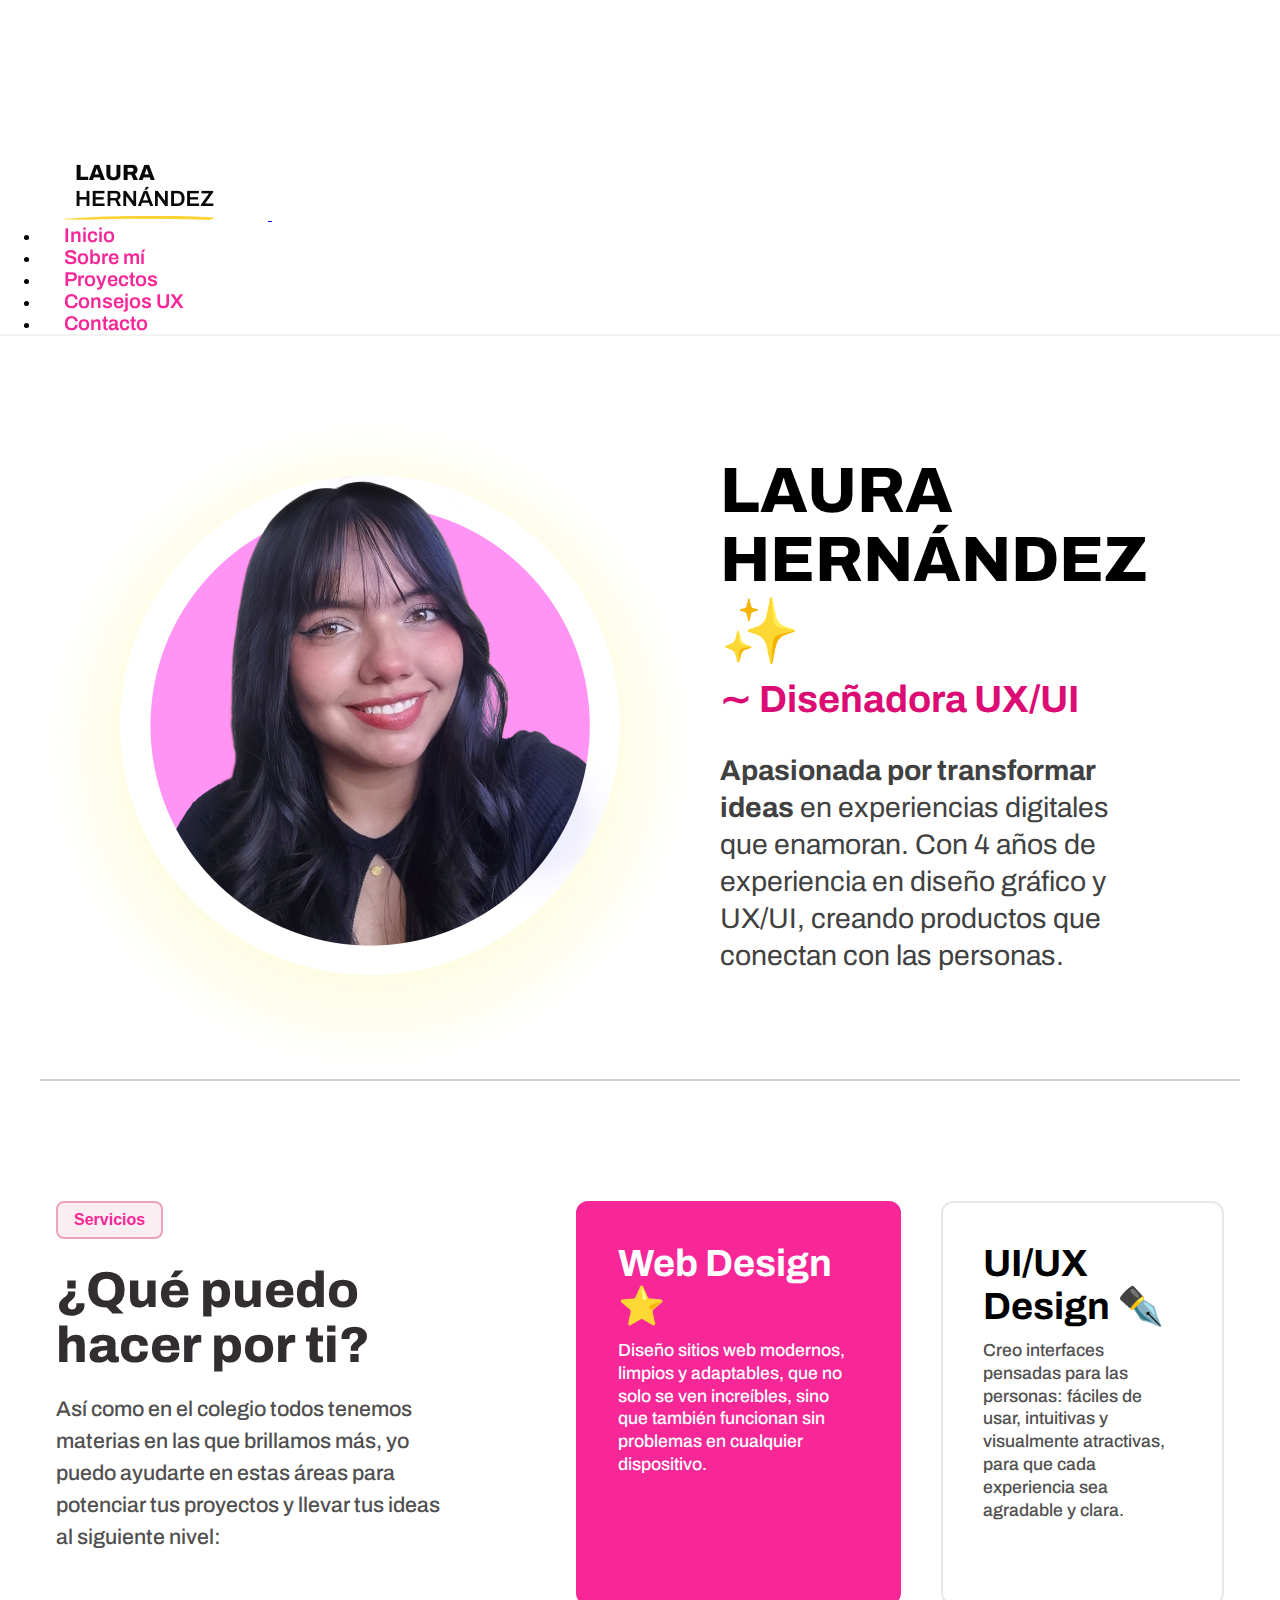
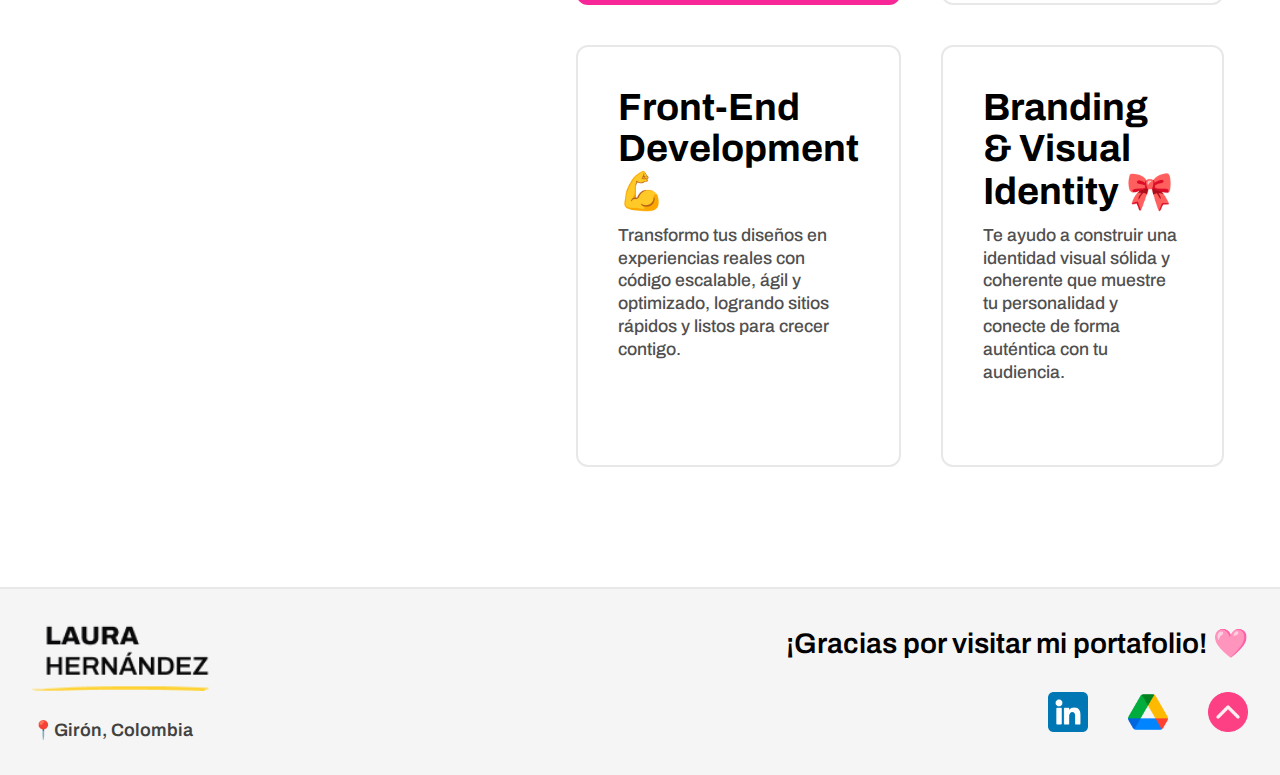
<file: index.html>
<!DOCTYPE html>
<html lang="en">
<head>
    <meta charset="UTF-8">
    <meta name="viewport" content="width=device-width, initial-scale=1.0">
    <title>Laura | Inicio</title>
    <!-- Boostrap -->
    <link href="https://cdn.jsdelivr.net/npm/bootstrap@5.3.7/dist/css/bootstrap.min.css" rel="stylesheet" integrity="sha384-LN+7fdVzj6u52u30Kp6M/trliBMCMKTyK833zpbD+pXdCLuTusPj697FH4R/5mcr" crossorigin="anonymous">
    <!-- css -->
     <link rel="stylesheet" href="./styles/style.css">

    <!-- scss -->
     <link rel="stylesheet" href="./styles/estilos.css">
</head>
<body>
    <header>
        <!-- Inicio de encabezado de la página Boostrap -->
        <nav class="navbar fixed-top navbar-expand-lg d-flex justify-content-start">
            <div class="container-fluid" >
                <a class="navbar-brand nav-logo" href="#">
                <img src="./media/main-logo.png" alt="Logo">
                </a>

                <button class="navbar-toggler" type="button" data-bs-toggle="collapse" data-bs-target="#navbarNav">
                <span class="navbar-toggler-icon"></span>
                </button>

                <div class="collapse navbar-collapse" id="navbarNav">
                    <ul class="navbar-nav ms-auto">
                        <li class="nav-item"><a class="nav-link" href="#">Inicio</a></li>
                        <li class="nav-item"><a class="nav-link" href="./pages/aboutme.html">Sobre mí</a></li>
                        <li class="nav-item"><a class="nav-link" href="./pages/projects.html">Proyectos</a></li>
                        <li class="nav-item"><a class="nav-link" href="./pages/tips.html">Consejos UX</a></li>
                        <li class="nav-item"><a class="nav-link" href="./pages/contact.html">Contacto</a></li>
                    </ul>
                </div>
            </div>
        </nav>
    <!-- Fin de encabezado de la página Boostrap -->
    </header>
    
    <main>
        <section class="content-bio">
            <div class="hero-img">
                <img width="500px" src="./media/my-photo.png" alt="Foto de Laura">
            </div>
            <div class="hero-text">
                    <h1>LAURA HERNÁNDEZ ✨</h1>
                    <h2>∼ Diseñadora UX/UI </h2>
                    <h3> <b>Apasionada por transformar ideas</b> en experiencias digitales que enamoran. Con 4 años de experiencia en diseño gráfico y UX/UI, creando productos que conectan con las personas.</h3>
            </div>
        </section>

        <hr class="divider">

        <section class="services">
            <div class="services-text">
                <span class="tag">Servicios</span>
                <h2>¿Qué puedo hacer por ti?</h2>
                <h3>Así como en el colegio todos tenemos materias en las que brillamos más, yo puedo ayudarte en estas áreas para potenciar tus proyectos y llevar tus ideas al siguiente nivel:</h3>
            </div>

            <div class="services-grid">
                <div class="card-services featured">
                    <h3>Web Design ⭐</h3>
                    <p>Diseño sitios web modernos, limpios y adaptables, que no solo se ven increíbles, sino que también funcionan sin problemas en cualquier dispositivo.</p>
                </div>

                <div class="card-services">
                    <h3>UI/UX Design ✒️</h3>
                    <p>Creo interfaces pensadas para las personas: fáciles de usar, intuitivas y visualmente atractivas, para que cada experiencia sea agradable y clara.</p>
                </div>

                <div class="card-services">
                    <h3>Front-End Development 💪</h3>
                    <p>Transformo tus diseños en experiencias reales con código escalable, ágil y optimizado, logrando sitios rápidos y listos para crecer contigo.</p>
                </div>

                <div class="card-services">
                    <h3>Branding & Visual Identity 🎀</h3>
                    <p>Te ayudo a construir una identidad visual sólida y coherente que muestre tu personalidad y conecte de forma auténtica con tu audiencia.</p>
                </div>
            </div>
        </section>

    </main>

    <footer class="footer">
        <div class="footer-left">
            <a href="../index.html"><img src="./media/main-logo.png" alt="Logo de Laura" class="footer-logo"></a>
            <p class="footer-location">📍Girón, Colombia</p>
        </div>

        <div class="footer-right">
            <h4>¡Gracias por visitar mi portafolio! 🩷</h4>
            <div class="footer-icons">
                <a href="https://www.linkedin.com/in/lauhernandezui/"><img src="./media/linkedin.png" alt="LinkedIn"></a>
                <a href="https://drive.google.com/drive/folders/1TuWUjOnj5oFG9M_oQTyFBfgXrVD2Y4sg?usp=drive_link"><img src="./media/drive.png" alt="Portafolio Drive"></a>
                <a href="#top"><img src="./media/up.png" alt="Volver arriiba"></a>
            </div>
        </div>
    </footer>
    <!-- JS de Boostrap -->
    <script src="https://cdn.jsdelivr.net/npm/bootstrap@5.3.7/dist/js/bootstrap.bundle.min.js" integrity="sha384-ndDqU0Gzau9qJ1lfW4pNLlhNTkCfHzAVBReH9diLvGRem5+R9g2FzA8ZGN954O5Q" crossorigin="anonymous"></script>

</body>
</html>
</file>
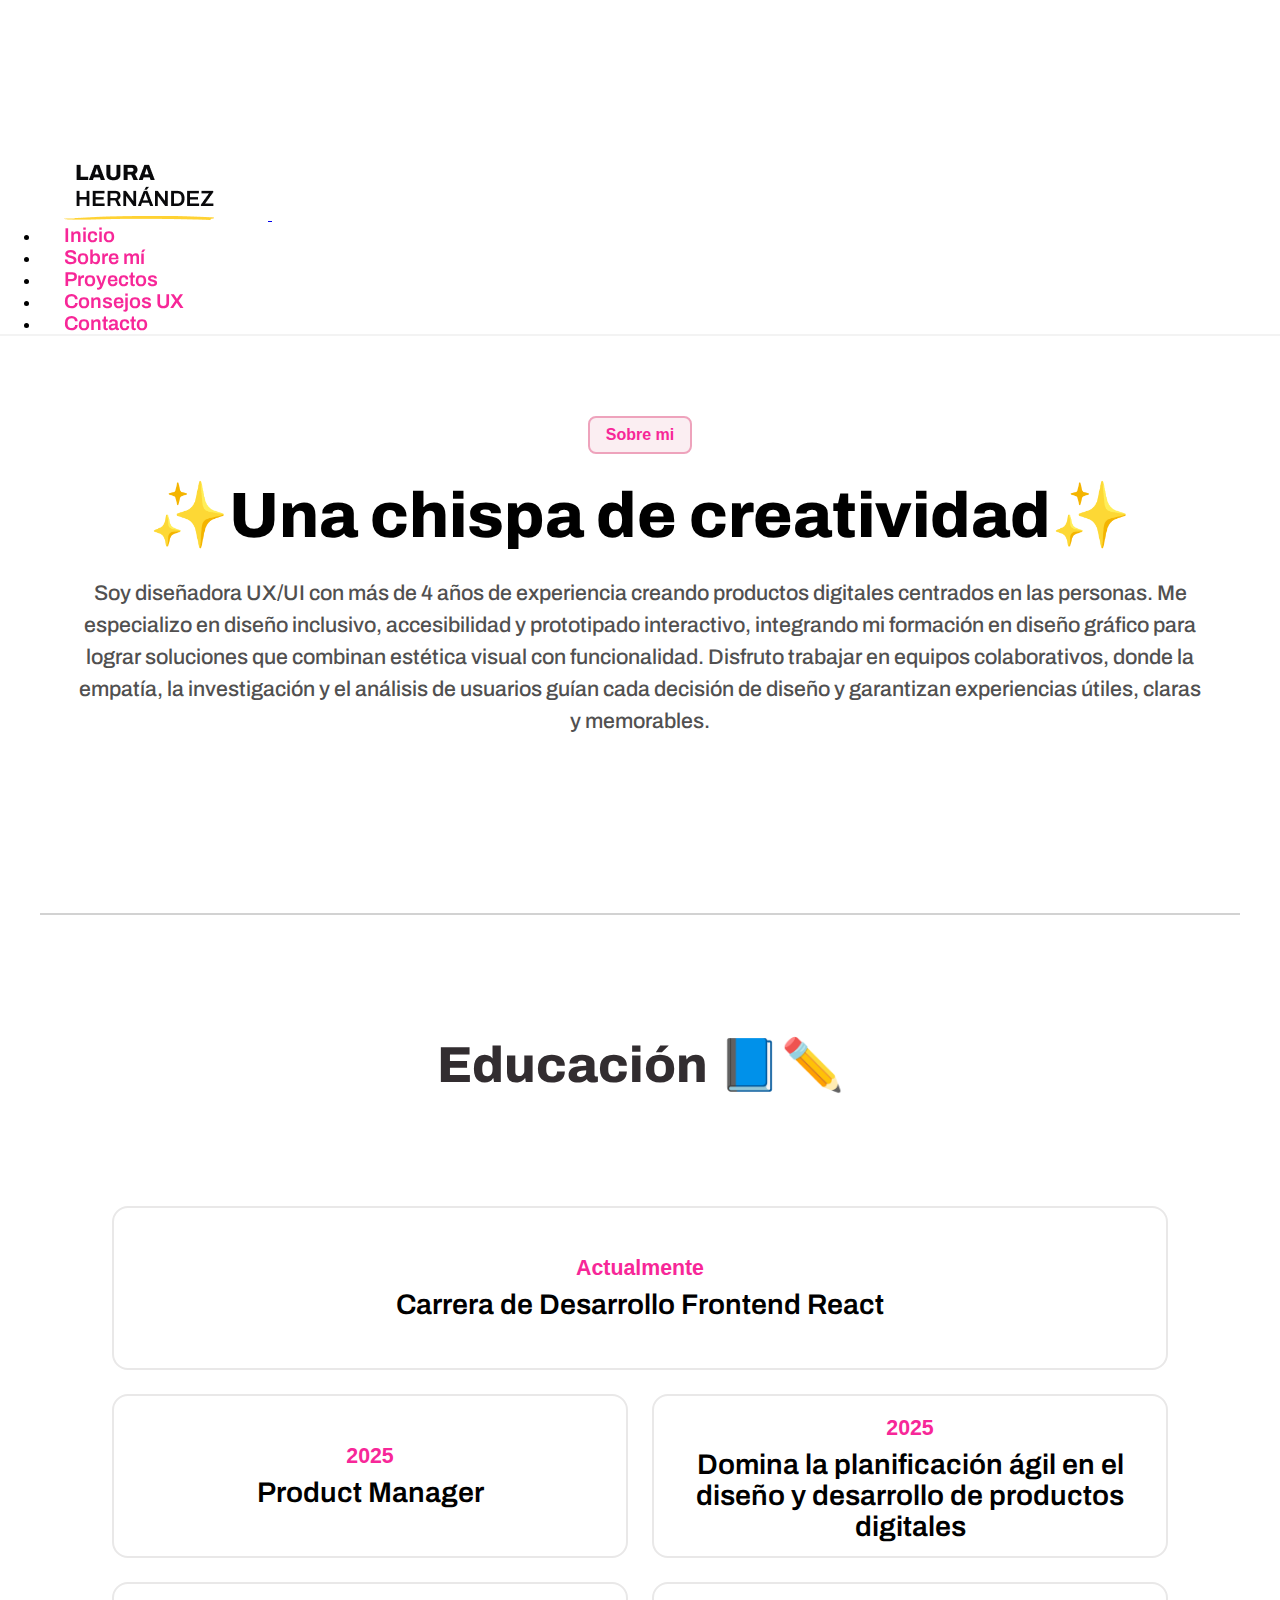
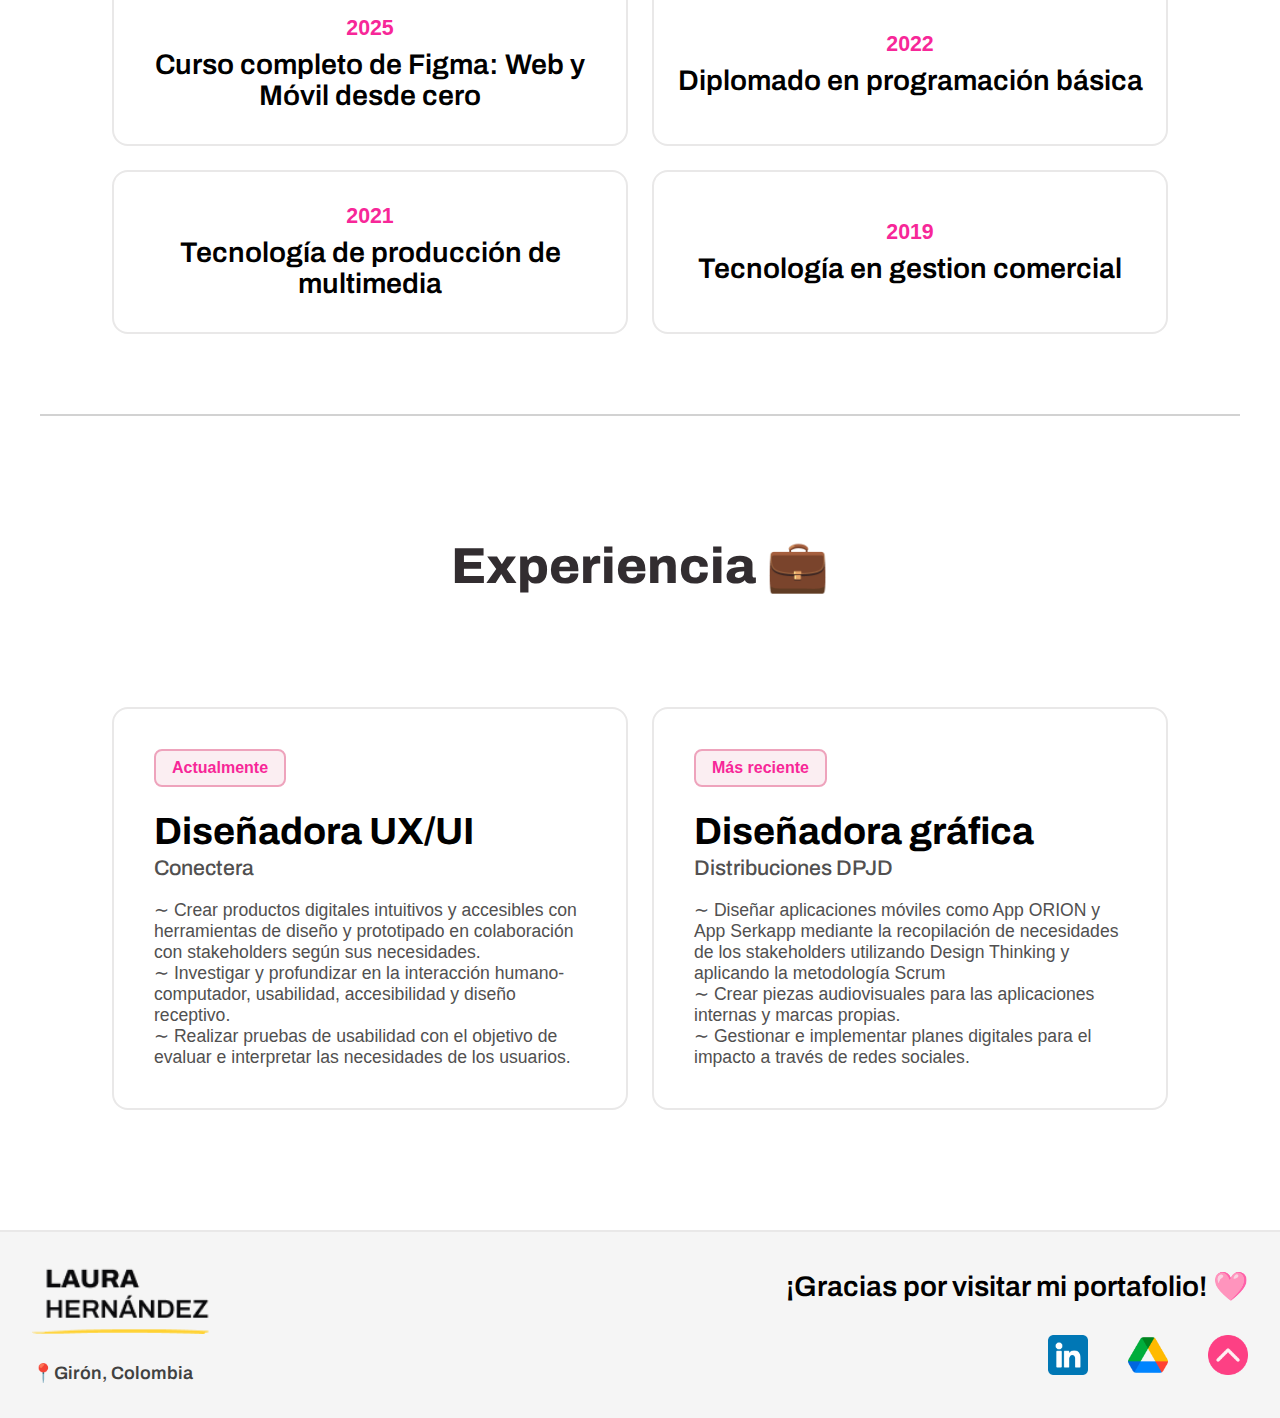
<file: pages/aboutme.html>
<!DOCTYPE html>
<html lang="en">
<head>
    <meta charset="UTF-8">
    <meta name="viewport" content="width=device-width, initial-scale=1.0">
    <meta name="description" content="Conoce a Laura Hernández, diseñadora UX/UI con formación en diseño gráfico y más de 4 años de experiencia creando productos digitales centrados en las personas. Experta en diseño inclusivo, accesibilidad y prototipado interactivo, combina creatividad, empatía y análisis de usuario para ofrecer soluciones memorables y funcionales.">
    <meta name="keywords" content="diseño UX, diseño UI, experiencia de usuario, interfaz de usuario, diseño de interacción, diseño centrado en el usuario, prototipos UX, investigación de usuarios, usabilidad web, diseño de productos digitales">
    <title>Sobre mí | Portafolio de Lau</title>
    <!-- Boostrap -->
    <link href="https://cdn.jsdelivr.net/npm/bootstrap@5.3.7/dist/css/bootstrap.min.css" rel="stylesheet" integrity="sha384-LN+7fdVzj6u52u30Kp6M/trliBMCMKTyK833zpbD+pXdCLuTusPj697FH4R/5mcr" crossorigin="anonymous">
    
    <!-- css -->
     <link rel="stylesheet" href="../styles/style.css">
    
     <!-- scss -->
     <link rel="stylesheet" href="../styles/estilos.css">

</head>
</head>
<body>
    <header>
      <!-- Inicio de encabezado de la página Boostrap -->
        <nav class="navbar fixed-top navbar-expand-lg d-flex justify-content-start">
            <div class="container-fluid" >
                <a class="navbar-brand nav-logo" href="../index.html">
                <img src="../media/main-logo.png" alt="Logo">
                </a>

                <button class="navbar-toggler" type="button" data-bs-toggle="collapse" data-bs-target="#navbarNav">
                <span class="navbar-toggler-icon"></span>
                </button>

                <div class="collapse navbar-collapse" id="navbarNav">
                    <ul class="navbar-nav ms-auto">
                        <li class="nav-item"><a class="nav-link" href="../index.html">Inicio</a></li>
                        <li class="nav-item"><a class="nav-link" href="#">Sobre mí</a></li>
                        <li class="nav-item"><a class="nav-link" href="./projects.html">Proyectos</a></li>
                        <li class="nav-item"><a class="nav-link" href="./tips.html">Consejos UX</a></li>
                        <li class="nav-item"><a class="nav-link" href="./contact.html">Contacto</a></li>
                    </ul>
                </div>
            </div>
        </nav>
      <!-- Fin de encabezado de la página Boostrap -->
    </header>

    <main>
        <section class="main-title">
            <div class="tag">Sobre mi</div>
            <h1>✨Una chispa de creatividad✨</h1>
            <h2>Soy diseñadora UX/UI con más de 4 años de experiencia creando productos digitales centrados en las personas. Me especializo en diseño inclusivo, accesibilidad y prototipado interactivo, integrando mi formación en diseño gráfico para lograr soluciones que combinan estética visual con funcionalidad. Disfruto trabajar en equipos colaborativos, donde la empatía, la investigación y el análisis de usuarios guían cada decisión de diseño y garantizan experiencias útiles, claras y memorables.</h2>
        </section>

        <hr class="divider">
        <section class="title">
            <h2>Educación 📘✏️</h2>
            <div class="education-grid">
              <div class="icard1">
                <span class="year">Actualmente</span>
                <h4>Carrera de Desarrollo Frontend React</h4>
              </div>
              <div class="icard2">
                <span class="year">2025</span>
                <h3>Product Manager</h3>
              </div>
              <div class="icard3">
                <span class="year">2025</span>
                <h3>Domina la planificación ágil en el diseño y desarrollo de productos digitales</h3>
              </div>
              <div class="icard4">
                <span class="year">2025</span>
                <h3>Curso completo de Figma: Web y Móvil desde cero</h3>
              </div>
              <div class="icard5">
                <span class="year">2022</span>
                <h3>Diplomado en programación básica</h3>
              </div>
              <div class="icard6">
                <span class="year">2021</span>
                <h3>Tecnología de producción de multimedia</h3>
              </div>
              <div class="icard7">
                <span class="year">2019</span>
                <h3>Tecnología en gestion comercial</h3>
              </div>
            </div>
        </section>

        <hr class="divider">
        <section class="title">
          <h2>Experiencia 💼</h2>
          <div class="exp-container">
            <div class="exp-card">
              <span class="tag">Actualmente</span>
              <h3>Diseñadora UX/UI</h3>
              <h4 class="empresa">Conectera</h4>
              <ul>
                <li class="texto-base">∼ Crear productos digitales intuitivos y accesibles con herramientas de diseño y prototipado en colaboración con stakeholders según sus necesidades.</li>
                <li class="texto-base">∼ Investigar y profundizar en la interacción humano-computador, usabilidad, accesibilidad y diseño receptivo.</li>
                <li class="texto-base">∼ Realizar pruebas de usabilidad con el objetivo de evaluar e interpretar las necesidades de los usuarios.</li>
              </ul>
            </div>

            <div class="exp-card">
              <span class="tag">Más reciente</span>
              <h3>Diseñadora gráfica</h3>
              <h4 class="empresa">Distribuciones DPJD</h4>
              <ul>
                <li class="texto-base">∼ Diseñar aplicaciones móviles como App ORION y App Serkapp mediante la recopilación de necesidades de los stakeholders utilizando Design Thinking y aplicando la metodología Scrum</li>
                <li class="texto-base">∼ Crear piezas audiovisuales para las aplicaciones internas y marcas propias.</li>
                <li class="texto-base">∼ Gestionar e implementar planes digitales para el impacto a través de redes sociales.</li>
              </ul>
            </div>
          </div>
        </section>

    </main>

    <footer class="footer">
        <div class="footer-left">
          <a href="../index.html"><img src="../media/main-logo.png" alt="Logo de Laura" class="footer-logo"></a>
          <p class="footer-location">📍Girón, Colombia</p>
        </div>

        <div class="footer-right">
          <h4 class="footer-thanks">¡Gracias por visitar mi portafolio! 🩷</h4>
          <div class="footer-icons">
              <a href="https://www.linkedin.com/in/lauhernandezui/"><img src="../media/linkedin.png" alt="LinkedIn"></a>
              <a href="https://drive.google.com/drive/folders/1TuWUjOnj5oFG9M_oQTyFBfgXrVD2Y4sg?usp=drive_link"><img src="../media/drive.png" alt="Portafolio Drive"></a>
              <a href="#top"><img src="../media/up.png" alt="Volver arriiba"></a>
          </div>
        </div>
    </footer>
        <!-- JS de Boostrap -->
    <script src="https://cdn.jsdelivr.net/npm/bootstrap@5.3.7/dist/js/bootstrap.bundle.min.js" integrity="sha384-ndDqU0Gzau9qJ1lfW4pNLlhNTkCfHzAVBReH9diLvGRem5+R9g2FzA8ZGN954O5Q" crossorigin="anonymous"></script>
</body>
</html>
</file>
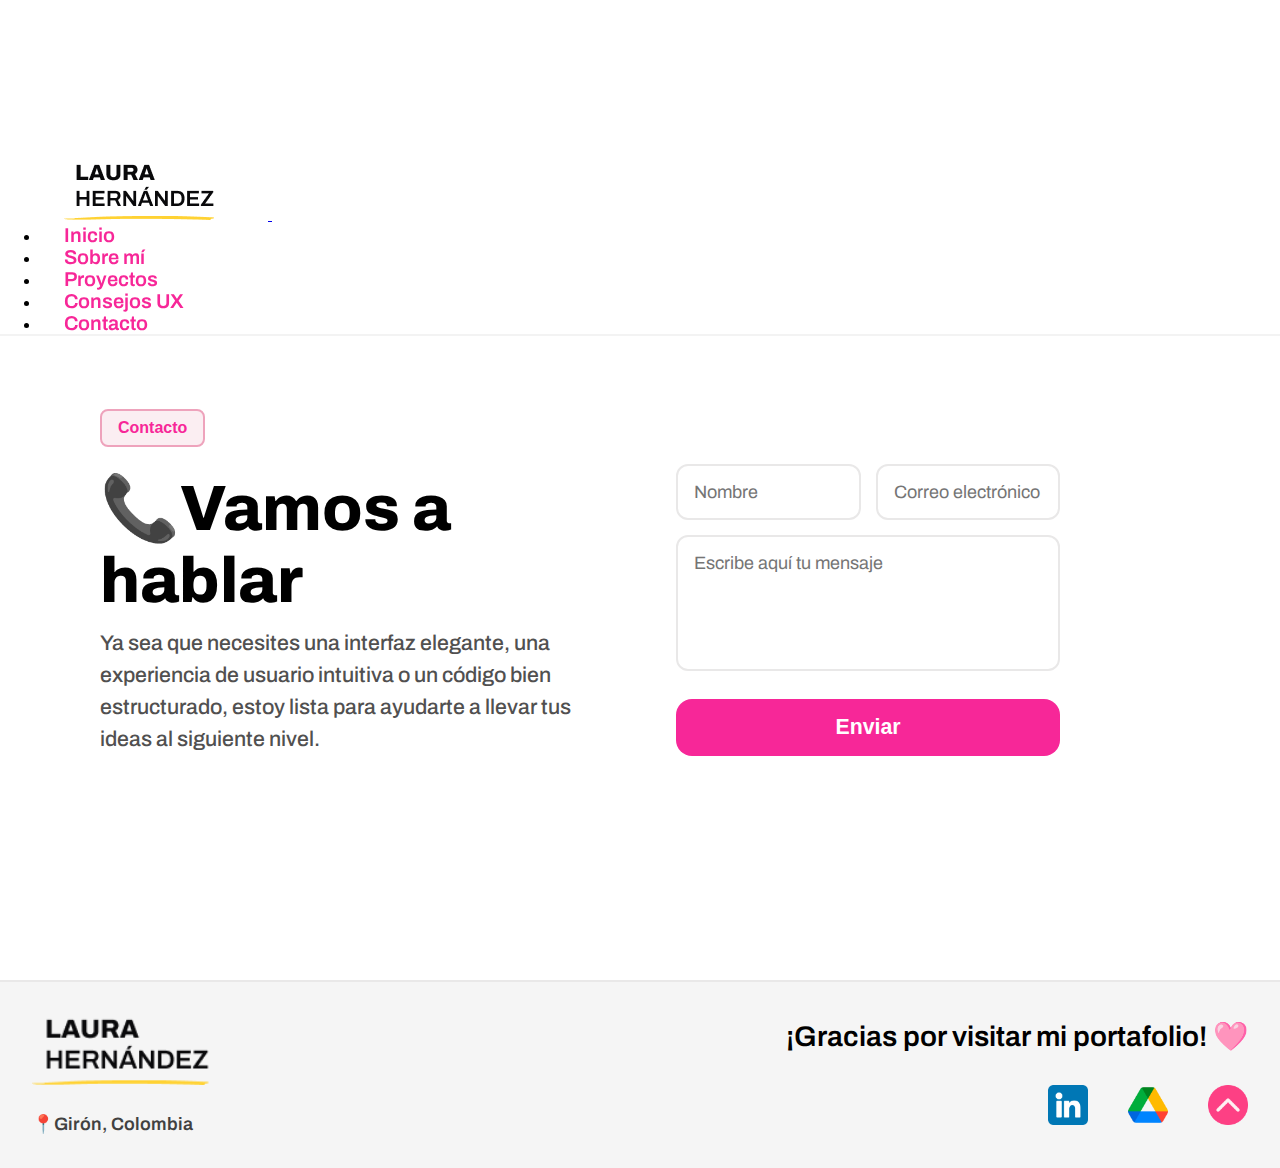
<file: pages/contact.html>
<!DOCTYPE html>
<html lang="en">
<head>
    <meta charset="UTF-8">
    <meta name="viewport" content="width=device-width, initial-scale=1.0">
    <meta name="description" content="Contacta conmigo para crear una interfaz elegante, una experiencia de usuario intuitiva o una solución digital a medida. Estoy lista para ayudarte a transformar tus ideas en proyectos exitosos y llevar tu negocio al siguiente nivel.">
    <meta name="keywords" content="diseño UX, diseño UI, experiencia de usuario, interfaz de usuario, diseño de interacción, diseño centrado en el usuario, prototipos UX, investigación de usuarios, usabilidad web, diseño de productos digitales">
    <title>Contacto | Portafolio de Lau</title>
    <!-- Boostrap -->
    <link href="https://cdn.jsdelivr.net/npm/bootstrap@5.3.7/dist/css/bootstrap.min.css" rel="stylesheet" integrity="sha384-LN+7fdVzj6u52u30Kp6M/trliBMCMKTyK833zpbD+pXdCLuTusPj697FH4R/5mcr" crossorigin="anonymous">
    <!-- css -->
     <link rel="stylesheet" href="../styles/style.css">
    
     <!-- scss -->
     <link rel="stylesheet" href="../styles/estilos.css">
</head>
</head>
<body>
    <header>
        <!-- Inicio de encabezado de la página Boostrap -->
        <nav class="navbar fixed-top navbar-expand-lg d-flex justify-content-start">
            <div class="container-fluid" >
                <a class="navbar-brand nav-logo" href="../index.html">
                <img src="../media/main-logo.png" alt="Logo">
                </a>

                <button class="navbar-toggler" type="button" data-bs-toggle="collapse" data-bs-target="#navbarNav">
                <span class="navbar-toggler-icon"></span>
                </button>

                <div class="collapse navbar-collapse" id="navbarNav">
                    <ul class="navbar-nav ms-auto">
                        <li class="nav-item"><a class="nav-link" href="../index.html">Inicio</a></li>
                        <li class="nav-item"><a class="nav-link" href="./aboutme.html">Sobre mí</a></li>
                        <li class="nav-item"><a class="nav-link" href="./projects.html">Proyectos</a></li>
                        <li class="nav-item"><a class="nav-link" href="./tips.html">Consejos UX</a></li>
                        <li class="nav-item"><a class="nav-link" href="#">Contacto</a></li>
                    </ul>
                </div>
            </div>
        </nav>
      <!-- Fin de encabezado de la página Boostrap -->
    </header>

    <main>

        <section class="contact-section">
            <div class="contact-text">
                <div class="tag">Contacto</div>
                <h1>📞Vamos a hablar</h1>
                <h2>Ya sea que necesites una interfaz elegante, una experiencia de usuario intuitiva o un código bien estructurado, estoy lista para ayudarte a llevar tus ideas al siguiente nivel.</h2>
            </div>

            <form class="contact-form" action="">
                <div class="form-row">
                    <input type="text" name="name" id="name" placeholder="Nombre" required>
                    <input type="email" name="email" id="email" placeholder="Correo electrónico" required>
                </div>
                <textarea name="message" rows="5" id="message" placeholder="Escribe aquí tu mensaje" required></textarea>
                <button class="button-contact" type="submit">Enviar</button>
            </form>
        </section>


    </main>

    <footer class="footer">
        <div class="footer-left">
            <a href="../index.html"><img src="../media/main-logo.png" alt="Logo de Laura" class="footer-logo"></a>
            <p class="footer-location">📍Girón, Colombia</p>
        </div>

        <div class="footer-right">
            <h4 >¡Gracias por visitar mi portafolio! 🩷</h4>
            <div class="footer-icons">
                <a href="https://www.linkedin.com/in/lauhernandezui/"><img src="../media/linkedin.png" alt="LinkedIn"></a>
                <a href="https://drive.google.com/drive/folders/1TuWUjOnj5oFG9M_oQTyFBfgXrVD2Y4sg?usp=drive_link"><img src="../media/drive.png" alt="Portafolio Drive"></a>
                <a href="#top"><img src="../media/up.png" alt="Volver arriiba"></a>
            </div>
        </div>
    </footer>
    <!-- JS de Boostrap -->
    <script src="https://cdn.jsdelivr.net/npm/bootstrap@5.3.7/dist/js/bootstrap.bundle.min.js" integrity="sha384-ndDqU0Gzau9qJ1lfW4pNLlhNTkCfHzAVBReH9diLvGRem5+R9g2FzA8ZGN954O5Q" crossorigin="anonymous"></script>
</body>
</html>
</file>
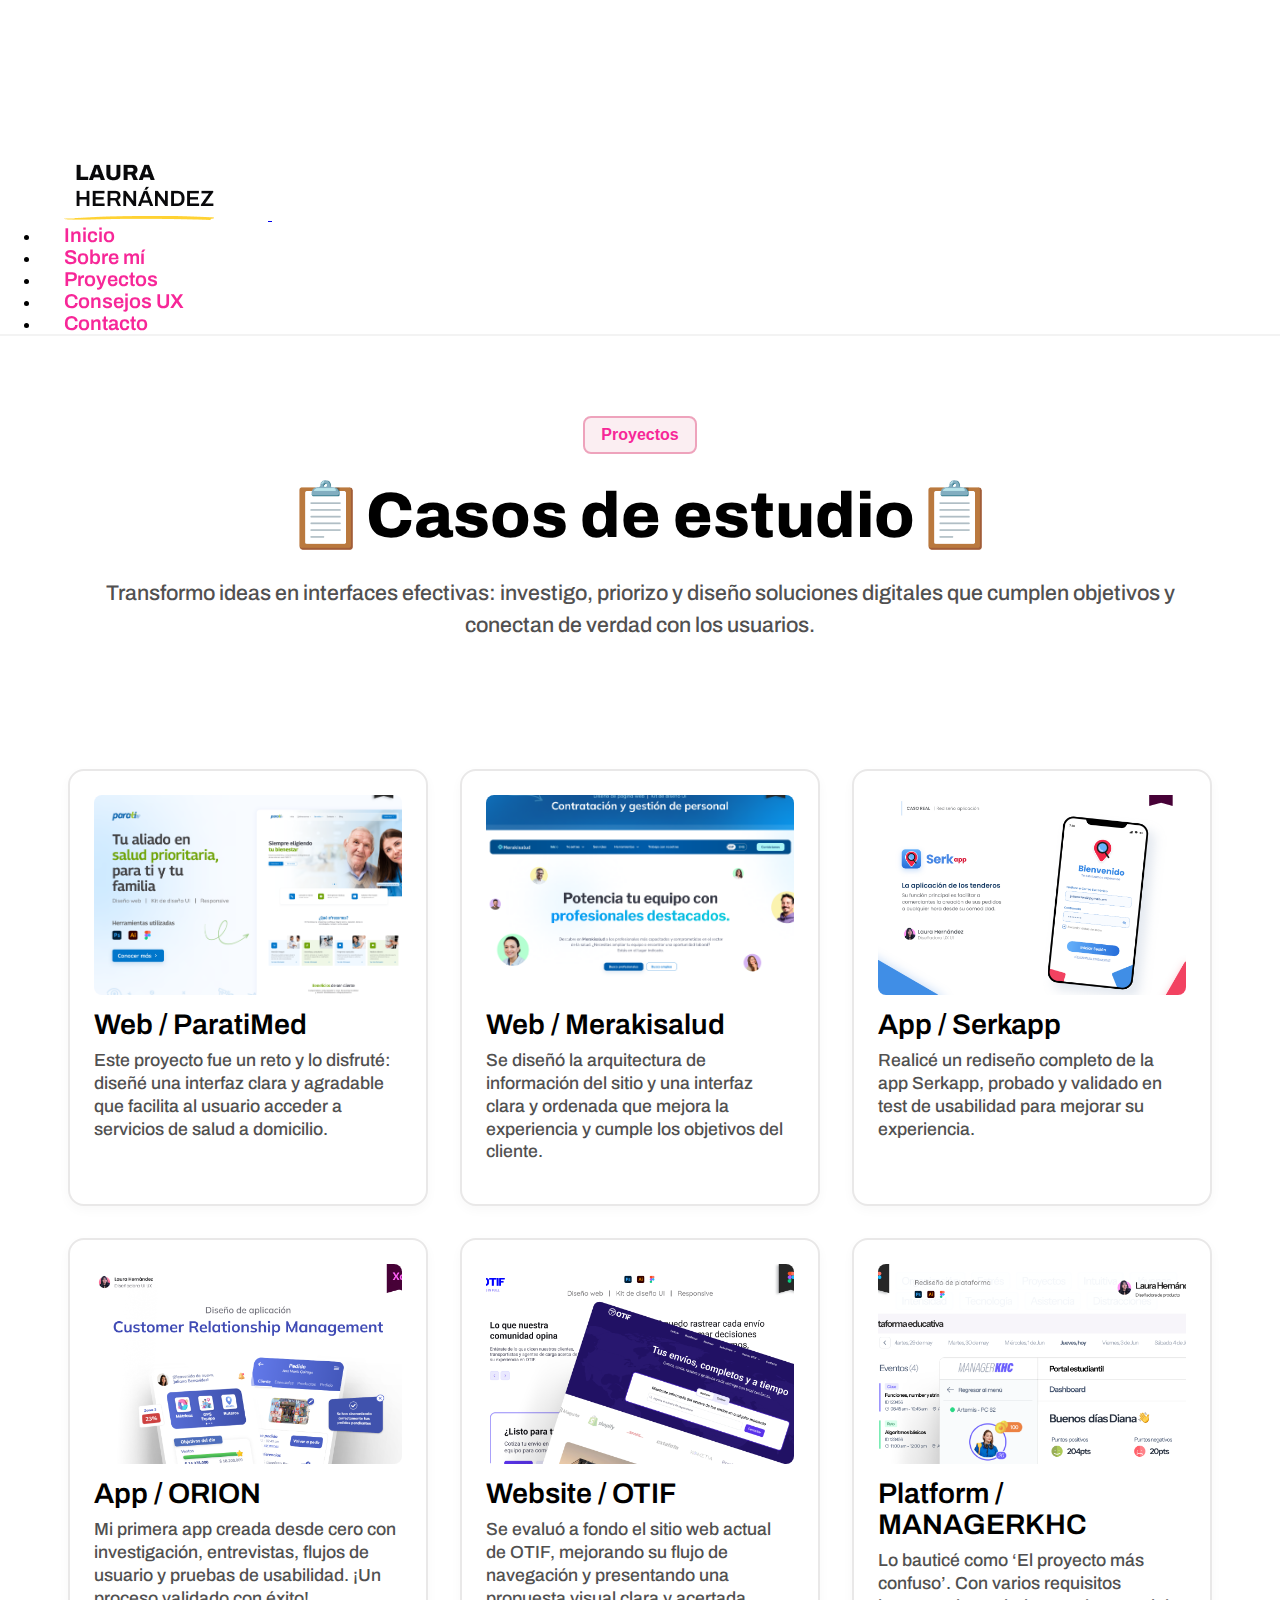
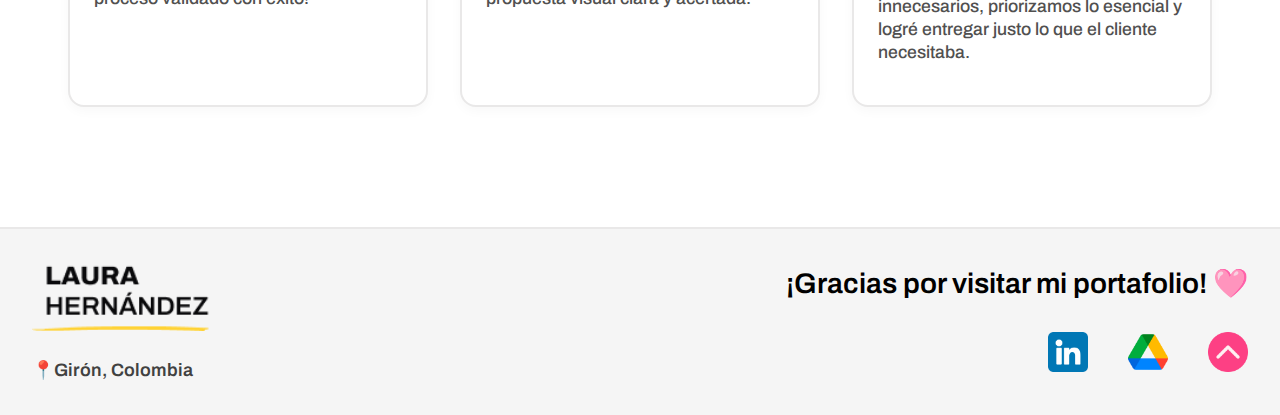
<file: pages/projects.html>
<!DOCTYPE html>
<html lang="en">
<head>
    <meta charset="UTF-8">
    <meta name="viewport" content="width=device-width, initial-scale=1.0">
    <meta name="description" content="Explora casos de estudio en diseño de interfaces digitales donde las ideas se transforman en soluciones efectivas. Descubre cómo la investigación y la priorización generan proyectos que cumplen objetivos y conectan verdaderamente con el usuario">
    <meta name="keywords" content="diseño UX, diseño UI, experiencia de usuario, interfaz de usuario, diseño de interacción, diseño centrado en el usuario, prototipos UX, investigación de usuarios, usabilidad web, diseño de productos digitales">
    <title>Proyectos | Portafolio de Lau</title>
    <!-- Boostrap -->
    <link href="https://cdn.jsdelivr.net/npm/bootstrap@5.3.7/dist/css/bootstrap.min.css" rel="stylesheet" integrity="sha384-LN+7fdVzj6u52u30Kp6M/trliBMCMKTyK833zpbD+pXdCLuTusPj697FH4R/5mcr" crossorigin="anonymous">
    <!-- css -->
     <link rel="stylesheet" href="../styles/style.css">
    
     <!-- scss -->
     <link rel="stylesheet" href="../styles/estilos.css">
</head>
</head>
<body>
    <header>
        <!-- Inicio de encabezado de la página Boostrap -->
        <nav class="navbar fixed-top navbar-expand-lg d-flex justify-content-start">
            <div class="container-fluid" >
                <a class="navbar-brand nav-logo" href="../index.html">
                <img src="../media/main-logo.png" alt="Logo">
                </a>

                <button class="navbar-toggler" type="button" data-bs-toggle="collapse" data-bs-target="#navbarNav">
                <span class="navbar-toggler-icon"></span>
                </button>

                <div class="collapse navbar-collapse" id="navbarNav">
                    <ul class="navbar-nav ms-auto">
                        <li class="nav-item"><a class="nav-link" href="../index.html">Inicio</a></li>
                        <li class="nav-item"><a class="nav-link" href="./aboutme.html">Sobre mí</a></li>
                        <li class="nav-item"><a class="nav-link" href="#">Proyectos</a></li>
                        <li class="nav-item"><a class="nav-link" href="./tips.html">Consejos UX</a></li>
                        <li class="nav-item"><a class="nav-link" href="./contact.html">Contacto</a></li>
                    </ul>
                </div>
            </div>
        </nav>
      <!-- Fin de encabezado de la página Boostrap -->
    </header>

    <main>
        <section class="main-title">
            <div class="tag">Proyectos</div>
            <h1>📋Casos de estudio📋</h1>
            <h2>Transformo ideas en interfaces efectivas: investigo, priorizo y diseño soluciones digitales que cumplen objetivos y conectan de verdad con los usuarios.</h2>
        </section>

        <div class="proyectos-container">
            <div class="card-proyect">
                <img src="../media/proyecto1.png" alt="Proyecto de ParatiMed">
                <h3>Web / ParatiMed</h3>
                <p>Este proyecto fue un reto y lo disfruté: diseñé una interfaz clara y agradable que facilita al usuario acceder a servicios de salud a domicilio.</p>
            </div>

            <div class="card-proyect">
                <img src="../media/proyecto2.png" alt="Proyecto de Merakisalud">
                <h3>Web / Merakisalud</h3>
                <p> Se diseñó la arquitectura de información del sitio y una interfaz clara y ordenada que mejora la experiencia y cumple los objetivos del cliente.</p>
            </div>

            <div class="card-proyect">
                <img src="../media/proyecto3.png" alt="Proyecto de Serkapp">
                <h3>App / Serkapp</h3>
                <p>Realicé un rediseño completo de la app Serkapp, probado y validado en test de usabilidad para mejorar su experiencia.</p>
            </div>

            <div class="card-proyect">
                <img src="../media/proyecto4.png" alt="Proyecto de Orion">
                <h3>App / ORION</h3>
                <p>Mi primera app creada desde cero con investigación, entrevistas, flujos de usuario y pruebas de usabilidad. ¡Un proceso validado con éxito!</p>
            </div>

            <div class="card-proyect">
                <img src="../media/proyecto5.png" alt="Proyecto de OTIF">
                <h3>Website / OTIF</h3>
                <p>Se evaluó a fondo el sitio web actual de OTIF, mejorando su flujo de navegación y presentando una propuesta visual clara y acertada.</p>
            </div>

            <div class="card-proyect">
                <img src="../media/proyecto6.png" alt="Proyecto de E-learning ">
                <h3>Platform / MANAGERKHC</h3>
                <p>Lo bauticé como ‘El proyecto más confuso’. Con varios requisitos innecesarios, priorizamos lo esencial y logré entregar justo lo que el cliente necesitaba.</p>
            </div>
        </div>
        
    </main>

    <footer class="footer">
        <div class="footer-left">
            <a href="../index.html"><img src="../media/main-logo.png" alt="Logo de Laura" class="footer-logo"></a>
            <p class="footer-location">📍Girón, Colombia</p>
        </div>

        <div class="footer-right">
            <h4 class="footer-thanks">¡Gracias por visitar mi portafolio! 🩷</h4>
            <div class="footer-icons">
                <a href="https://www.linkedin.com/in/lauhernandezui/"><img src="../media/linkedin.png" alt="LinkedIn"></a>
                <a href="https://drive.google.com/drive/folders/1TuWUjOnj5oFG9M_oQTyFBfgXrVD2Y4sg?usp=drive_link"><img src="../media/drive.png" alt="Portafolio Drive"></a>
                <a href="#top" data-bs-toggle="tooltip" data-bs-html="true" data-bs-placement="top" title="Volver arriba"><img src="../media/up.png" alt="Volver arriba"></a>
            </div>
        </div>
    </footer>
    <!-- JS de Boostrap -->
    <script src="https://cdn.jsdelivr.net/npm/bootstrap@5.3.7/dist/js/bootstrap.bundle.min.js" integrity="sha384-ndDqU0Gzau9qJ1lfW4pNLlhNTkCfHzAVBReH9diLvGRem5+R9g2FzA8ZGN954O5Q" crossorigin="anonymous"></script>
</body>
</html>
</file>
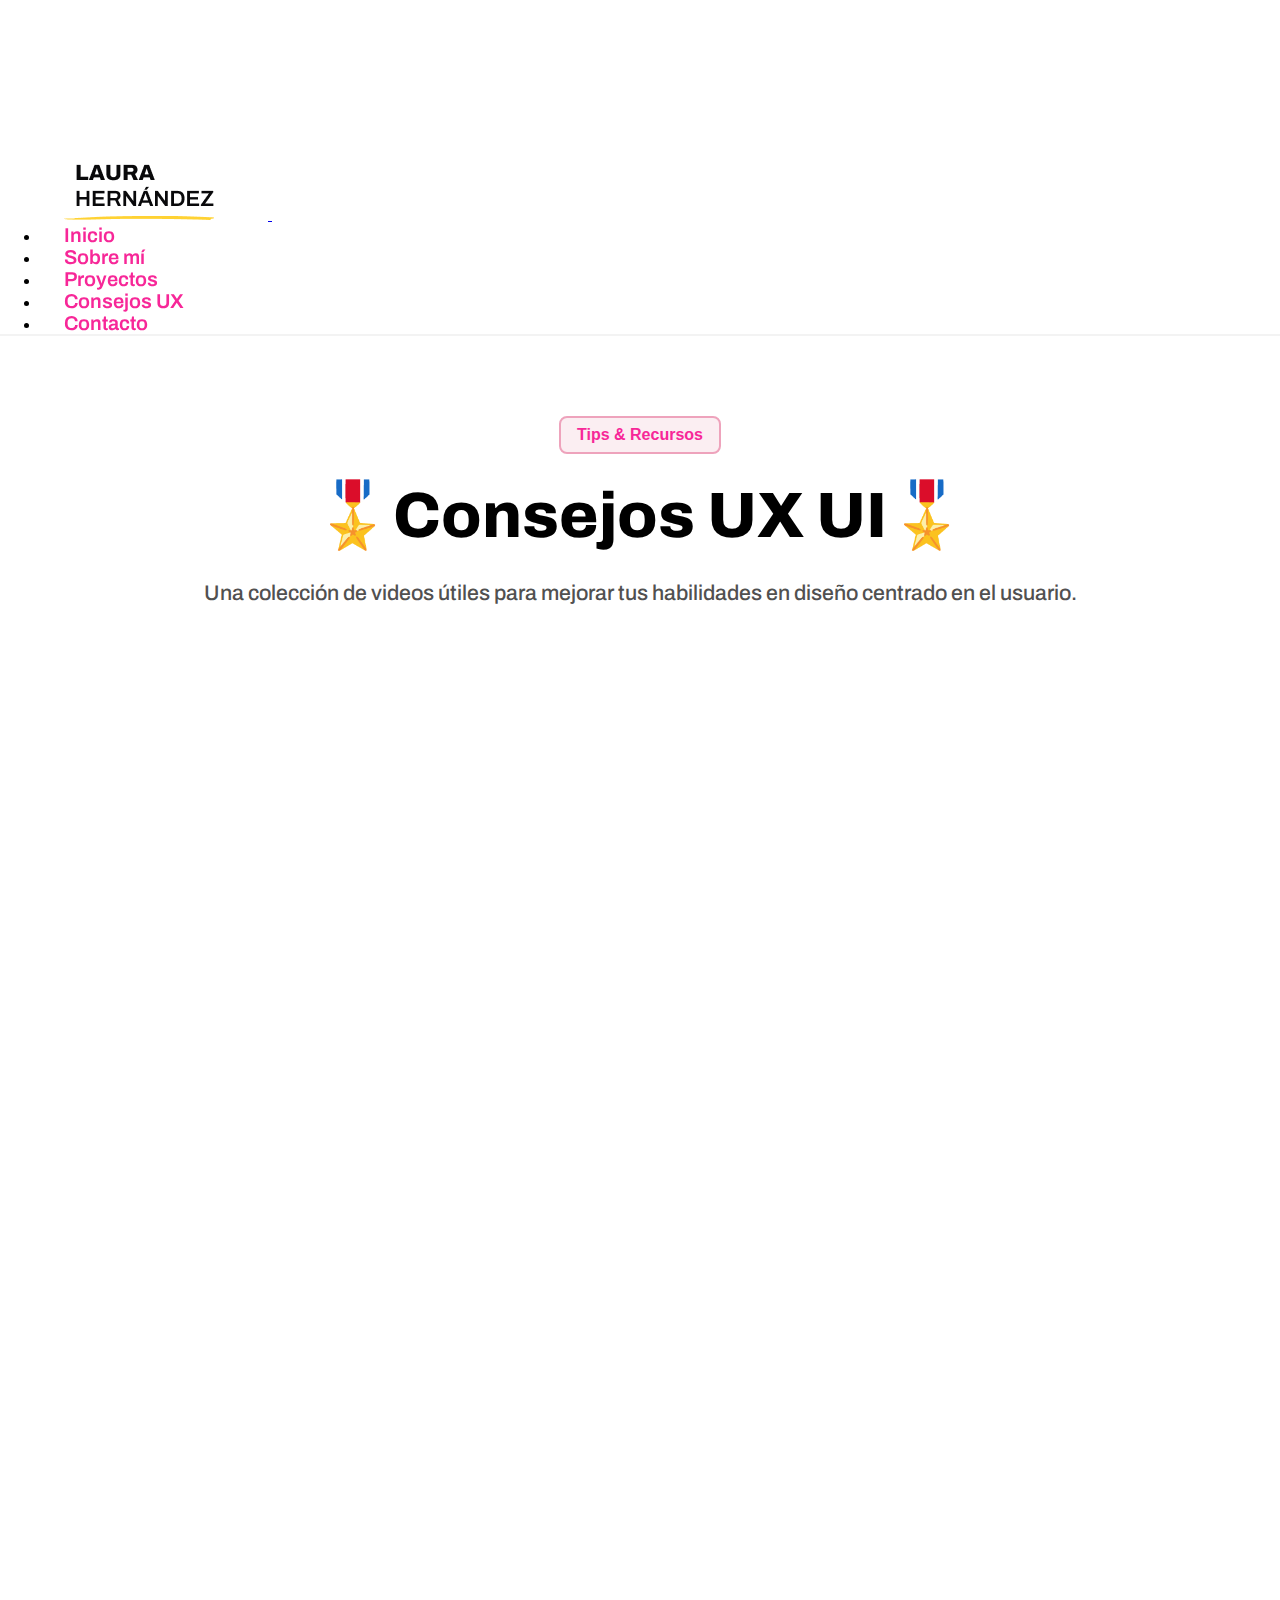
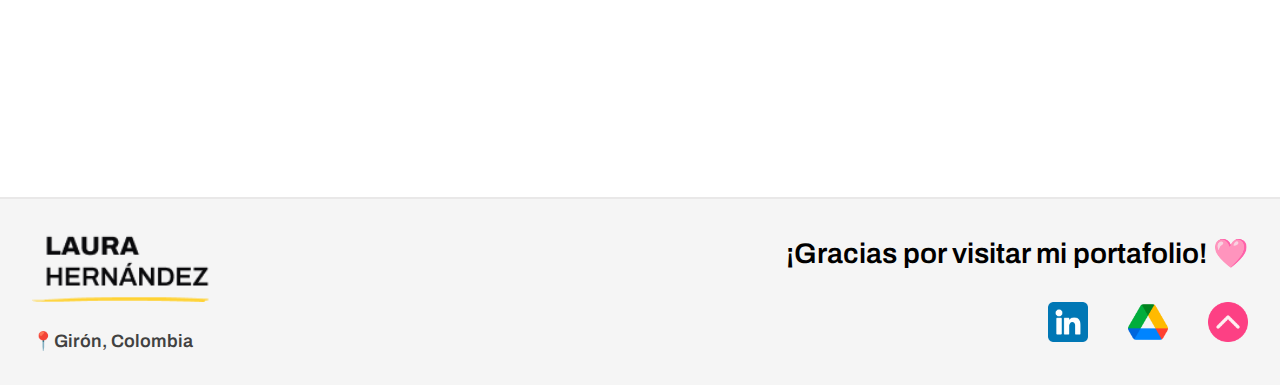
<file: pages/tips.html>
<!DOCTYPE html>
<html lang="en">
<head>
    <meta charset="UTF-8">
    <meta name="viewport" content="width=device-width, initial-scale=1.0">
    <meta name="description" content="Descubre consejos y recursos útiles en videos para mejorar tus habilidades de diseño UX/UI. Aprende a crear experiencias centradas en el usuario con recomendaciones prácticas y tendencias actuales para diseñadores.">
    <meta name="keywords" content="diseño UX, diseño UI, experiencia de usuario, interfaz de usuario, diseño de interacción, diseño centrado en el usuario, prototipos UX, investigación de usuarios, usabilidad web, diseño de productos digitales">
    <title>Consejos UX | Portafolio de Lau</title>
    <!-- Boostrap -->
    <link href="https://cdn.jsdelivr.net/npm/bootstrap@5.3.7/dist/css/bootstrap.min.css" rel="stylesheet" integrity="sha384-LN+7fdVzj6u52u30Kp6M/trliBMCMKTyK833zpbD+pXdCLuTusPj697FH4R/5mcr" crossorigin="anonymous">
    <!-- css -->
     <link rel="stylesheet" href="../styles/style.css">
    
    <!-- scss -->
     <link rel="stylesheet" href="../styles/estilos.css"> 
</head>
<body>
    <header>
        <!-- Inicio de encabezado de la página Boostrap -->
        <nav class="navbar fixed-top navbar-expand-lg d-flex justify-content-start">
            <div class="container-fluid" >
                <a class="navbar-brand nav-logo" href="../index.html">
                <img src="../media/main-logo.png" alt="Logo">
                </a>

                <button class="navbar-toggler" type="button" data-bs-toggle="collapse" data-bs-target="#navbarNav">
                <span class="navbar-toggler-icon"></span>
                </button>

                <div class="collapse navbar-collapse" id="navbarNav">
                    <ul class="navbar-nav ms-auto">
                        <li class="nav-item"><a class="nav-link" href="../index.html">Inicio</a></li>
                        <li class="nav-item"><a class="nav-link" href="./aboutme.html">Sobre mí</a></li>
                        <li class="nav-item"><a class="nav-link" href="./projects.html">Proyectos</a></li>
                        <li class="nav-item"><a class="nav-link" href="#">Consejos UX</a></li>
                        <li class="nav-item"><a class="nav-link" href="./contact.html">Contacto</a></li>
                    </ul>
                </div>
            </div>
        </nav>
      <!-- Fin de encabezado de la página Boostrap -->
    </header>

    <main>
        <section class="main-title">
            <div class="tag">Tips & Recursos</div>
            <h1>🎖️Consejos UX UI🎖️</h1>
            <h2>Una colección de videos útiles para mejorar tus habilidades en diseño centrado en el usuario.</h2>
        </section>
        <div class="contenedor">
        
            <iframe class="video1" src="https://www.youtube.com/embed/XijDqdlEaNs?si=hFEw7a989mrMS7JI" title="YouTube video player" frameborder="0" allow="accelerometer; autoplay; clipboard-write; encrypted-media; gyroscope; picture-in-picture; web-share" referrerpolicy="strict-origin-when-cross-origin" allowfullscreen>
            </iframe>

            <iframe class="video2" src="https://www.youtube.com/embed/HCD8-JqCtH0?si=W9Nv82CQLxa2C49E" title="YouTube video player" frameborder="0" allow="accelerometer; autoplay; clipboard-write; encrypted-media; gyroscope; picture-in-picture; web-share" referrerpolicy="strict-origin-when-cross-origin" allowfullscreen>
            </iframe>

            <iframe class="video3" src="https://www.youtube.com/embed/aaZsP7AYi2w?si=nmaPb9b3SZVnHtFX" title="YouTube video player" frameborder="0" allow="accelerometer; autoplay; clipboard-write; encrypted-media; gyroscope; picture-in-picture; web-share" referrerpolicy="strict-origin-when-cross-origin" allowfullscreen>

            </iframe>

            <iframe class="video4" src="https://www.youtube.com/embed/ScsAc99PT_w?si=8ZlsSaO3rCRzO8V5" title="YouTube video player" frameborder="0" allow="accelerometer; autoplay; clipboard-write; encrypted-media; gyroscope; picture-in-picture; web-share" referrerpolicy="strict-origin-when-cross-origin" allowfullscreen>

            </iframe>

            <iframe  class="video5" src="https://www.youtube.com/embed/Ld776qWvSeM?si=f9ztzpYX2tgtmDs0" title="YouTube video player" frameborder="0" allow="accelerometer; autoplay; clipboard-write; encrypted-media; gyroscope; picture-in-picture; web-share" referrerpolicy="strict-origin-when-cross-origin" allowfullscreen>

            </iframe>

            <iframe class="video6" src="https://www.youtube.com/embed/euaT3z4AO8U?si=YJe7Am8tXypV210A" title="YouTube video player" frameborder="0" allow="accelerometer; autoplay; clipboard-write; encrypted-media; gyroscope; picture-in-picture; web-share" referrerpolicy="strict-origin-when-cross-origin" allowfullscreen>
            </iframe>

            <iframe  class="video7" src="https://www.youtube.com/embed/XJkUMoZJYgU?si=8wRsZ_bOxCpFXaKg" title="YouTube video player" frameborder="0" allow="accelerometer; autoplay; clipboard-write; encrypted-media; gyroscope; picture-in-picture; web-share" referrerpolicy="strict-origin-when-cross-origin" allowfullscreen>
                
            </iframe>
        </div>
    </main>

    <footer class="footer">
        <div class="footer-left">
            <a href="../index.html"><img src="../media/main-logo.png" alt="Logo de Laura" class="footer-logo"></a>
            <p class="footer-location">📍Girón, Colombia</p>
        </div>

        <div class="footer-right">
            <h4 class="footer-thanks">¡Gracias por visitar mi portafolio! 🩷</h4>
            <div class="footer-icons">
                <a href="https://www.linkedin.com/in/lauhernandezui/"><img src="../media/linkedin.png" alt="LinkedIn"></a>
                <a href="https://drive.google.com/drive/folders/1TuWUjOnj5oFG9M_oQTyFBfgXrVD2Y4sg?usp=drive_link"><img src="../media/drive.png" alt="Portafolio Drive"></a>
                <a href="#top"><img src="../media/up.png" alt="Volver arriiba"></a>
            </div>
        </div>
    </footer>
    <!-- JS de Boostrap -->
    <script src="https://cdn.jsdelivr.net/npm/bootstrap@5.3.7/dist/js/bootstrap.bundle.min.js" integrity="sha384-ndDqU0Gzau9qJ1lfW4pNLlhNTkCfHzAVBReH9diLvGRem5+R9g2FzA8ZGN954O5Q" crossorigin="anonymous"></script>

</body>
</html>
</file>
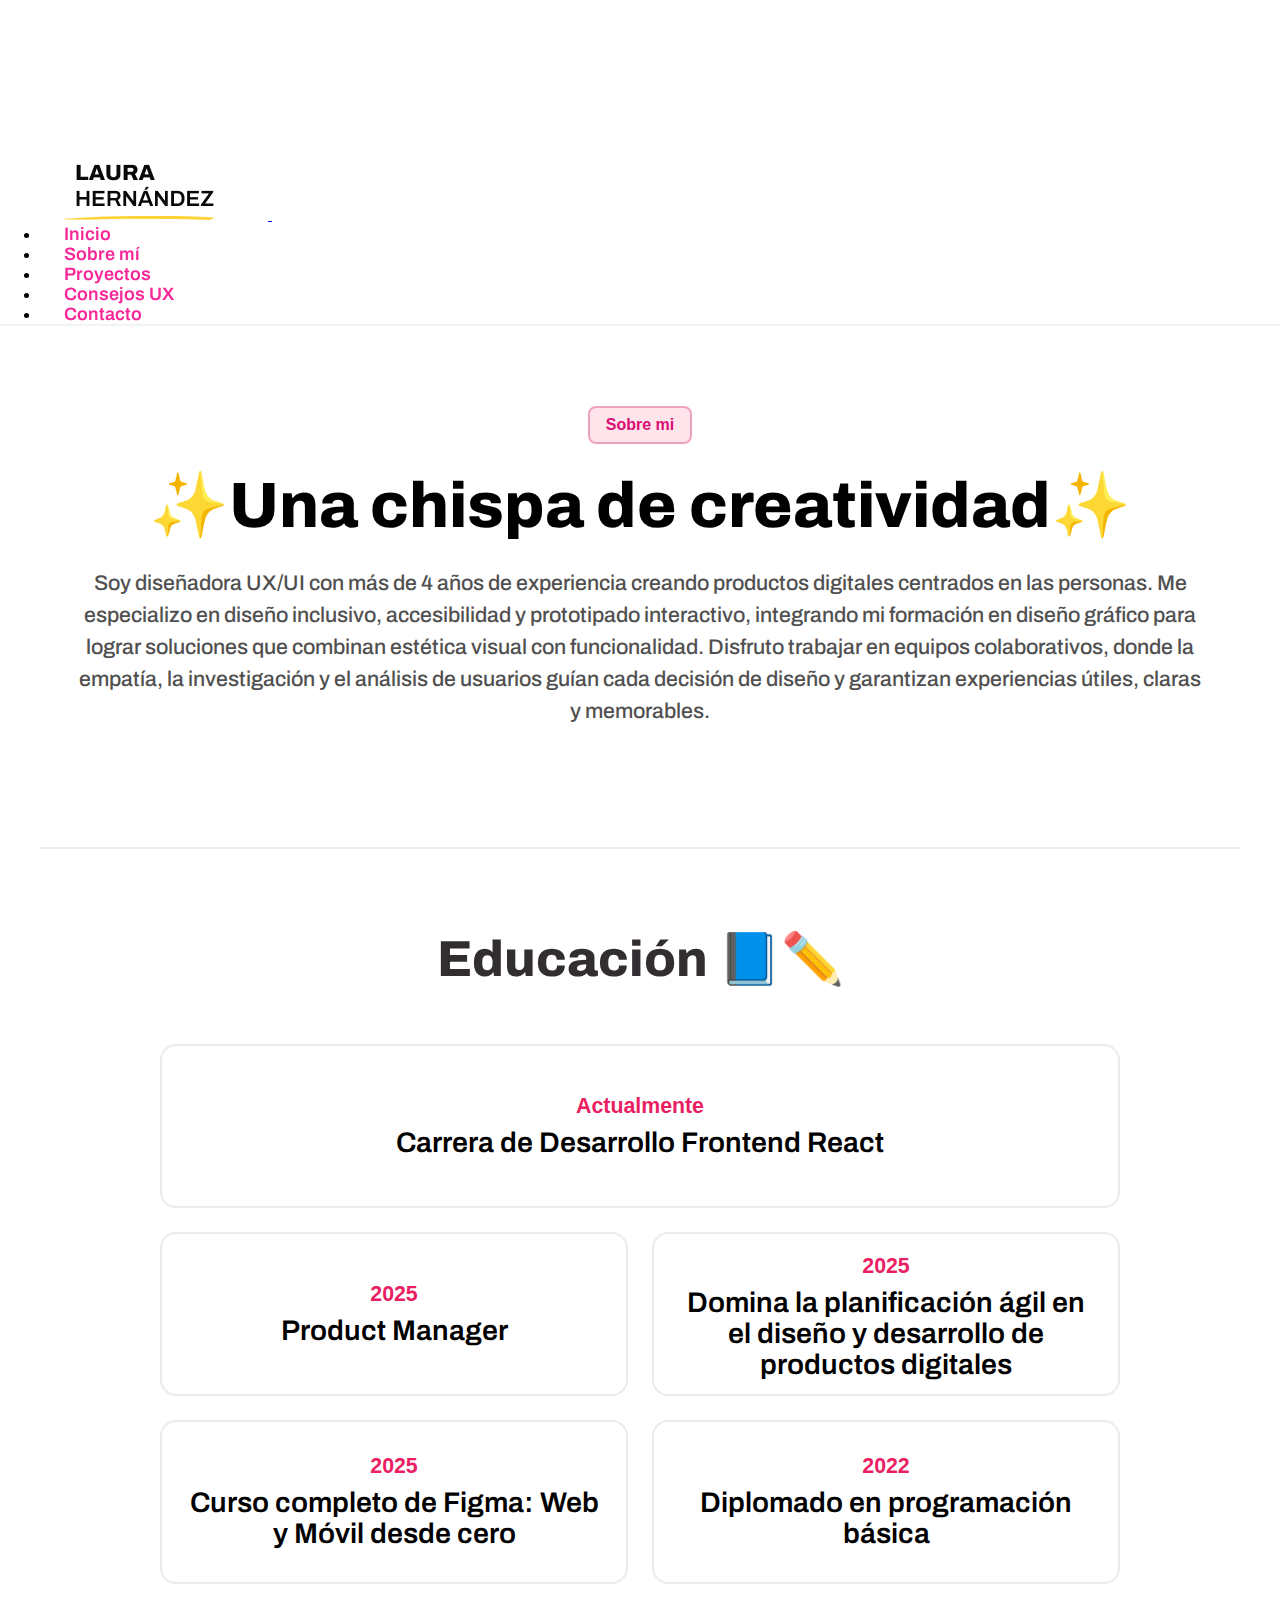
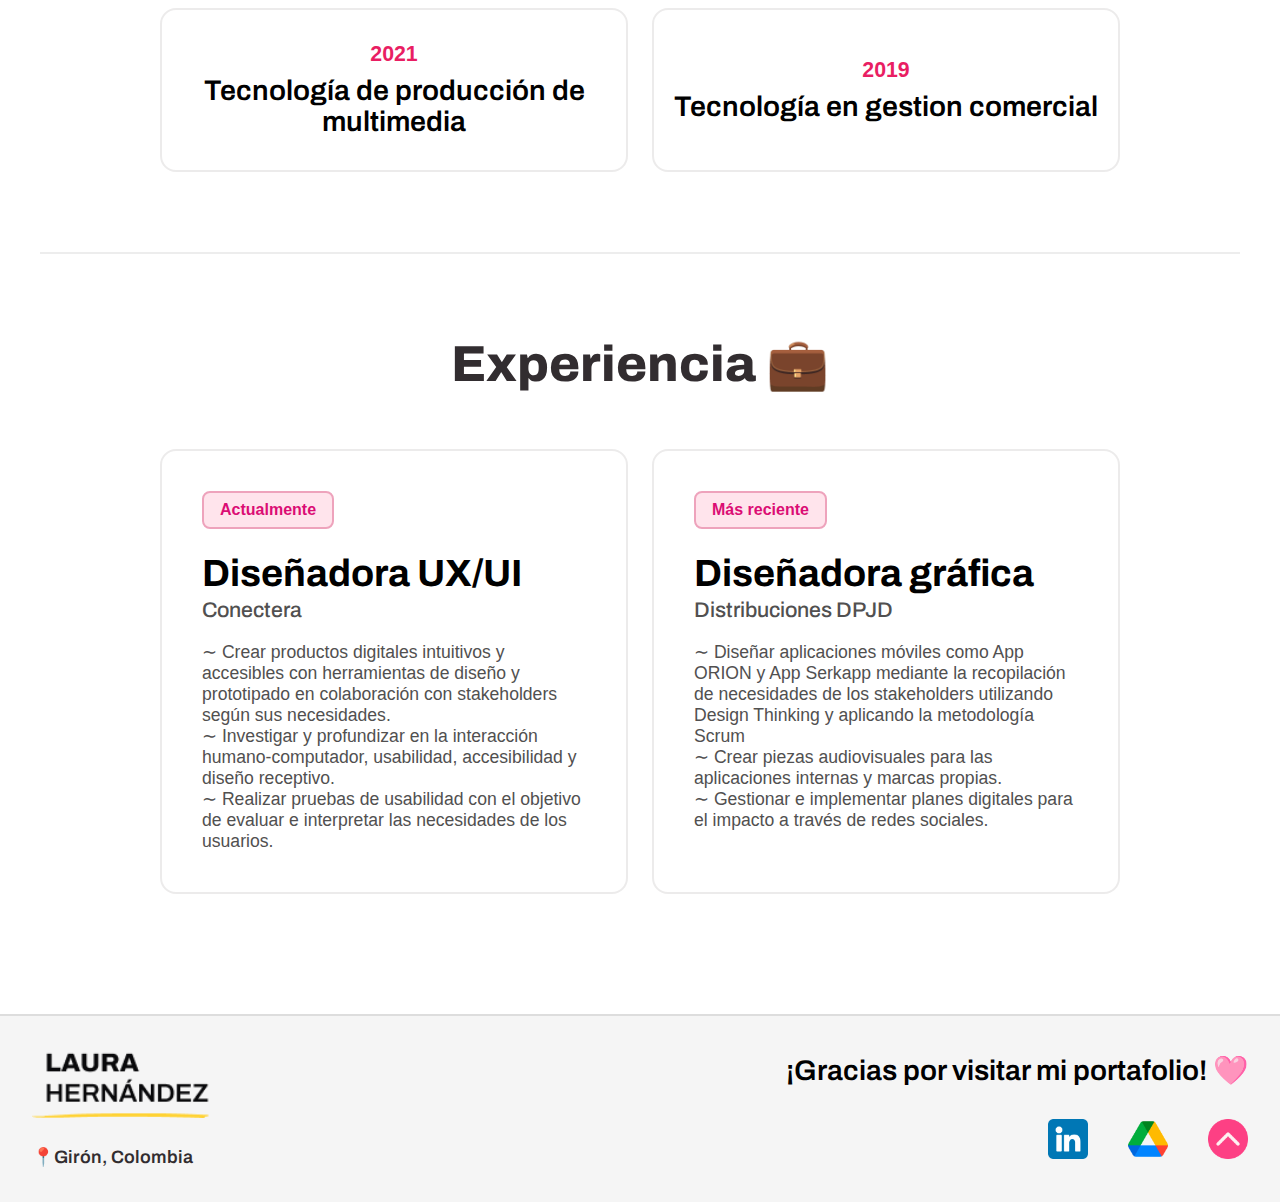
<file: Desktop/mi-proyecto/pages/aboutme.html>
<!DOCTYPE html>
<html lang="en">
<head>
    <meta charset="UTF-8">
    <meta name="viewport" content="width=device-width, initial-scale=1.0">
    <title>Laura | Sobre mí</title>
    <!-- Boostrap -->
    <link href="https://cdn.jsdelivr.net/npm/bootstrap@5.3.7/dist/css/bootstrap.min.css" rel="stylesheet" integrity="sha384-LN+7fdVzj6u52u30Kp6M/trliBMCMKTyK833zpbD+pXdCLuTusPj697FH4R/5mcr" crossorigin="anonymous">
    
    <!-- css -->
     <link rel="stylesheet" href="../styles/style.css">
</head>
</head>
<body>
    <header class="header">
      <!-- Inicio de encabezado de la página Boostrap -->
        <nav class="navbar fixed-top navbar-expand-lg d-flex justify-content-start">
            <div class="container-fluid" >
                <a class="navbar-brand nav-logo" href="../index.html">
                <img src="../media/main-logo.png" alt="Logo">
                </a>

                <button class="navbar-toggler" type="button" data-bs-toggle="collapse" data-bs-target="#navbarNav">
                <span class="navbar-toggler-icon"></span>
                </button>

                <div class="collapse navbar-collapse" id="navbarNav">
                    <ul class="navbar-nav ms-auto">
                        <li class="nav-item"><a class="nav-link" href="../index.html">Inicio</a></li>
                        <li class="nav-item"><a class="nav-link" href="#">Sobre mí</a></li>
                        <li class="nav-item"><a class="nav-link" href="./projects.html">Proyectos</a></li>
                        <li class="nav-item"><a class="nav-link" href="./tips.html">Consejos UX</a></li>
                        <li class="nav-item"><a class="nav-link" href="./contact.html">Contacto</a></li>
                    </ul>
                </div>
            </div>
        </nav>
      <!-- Fin de encabezado de la página Boostrap -->
    </header>

    <main>
        <section class="main-title">
            <div class="tag">Sobre mi</div>
            <h1>✨Una chispa de creatividad✨</h1>
            <h5>Soy diseñadora UX/UI con más de 4 años de experiencia creando productos digitales centrados en las personas. Me especializo en diseño inclusivo, accesibilidad y prototipado interactivo, integrando mi formación en diseño gráfico para lograr soluciones que combinan estética visual con funcionalidad. Disfruto trabajar en equipos colaborativos, donde la empatía, la investigación y el análisis de usuarios guían cada decisión de diseño y garantizan experiencias útiles, claras y memorables.</h5>
        </section>

        <hr class="divider">
        <section class="education">
            <h2>Educación 📘✏️</h2>
            <div class="education-grid">
              <div class="icard1">
                <span class="year">Actualmente</span>
                <h4>Carrera de Desarrollo Frontend React</h4>
              </div>
              <div class="icard2">
                <span class="year">2025</span>
                <h4>Product Manager</h4>
              </div>
              <div class="icard3">
                <span class="year">2025</span>
                <h4>Domina la planificación ágil en el diseño y desarrollo de productos digitales</h4>
              </div>
              <div class="icard4">
                <span class="year">2025</span>
                <h4>Curso completo de Figma: Web y Móvil desde cero</h4>
              </div>
              <div class="icard5">
                <span class="year">2022</span>
                <h4>Diplomado en programación básica</h4>
              </div>
              <div class="icard6">
                <span class="year">2021</span>
                <h4>Tecnología de producción de multimedia</h4>
              </div>
              <div class="icard7">
                <span class="year">2019</span>
                <h4>Tecnología en gestion comercial</h4>
              </div>
            </div>
        </section>

        <hr class="divider">
        <section class="experience">
          <h2>Experiencia 💼</h2>
          <div class="exp-container">
            <div class="exp-card">
              <span class="tag">Actualmente</span>
              <h3>Diseñadora UX/UI</h3>
              <h5 class="empresa">Conectera</h5>
              <ul>
                <li class="texto-base">∼ Crear productos digitales intuitivos y accesibles con herramientas de diseño y prototipado en colaboración con stakeholders según sus necesidades.</li>
                <li class="texto-base">∼ Investigar y profundizar en la interacción humano-computador, usabilidad, accesibilidad y diseño receptivo.</li>
                <li class="texto-base">∼ Realizar pruebas de usabilidad con el objetivo de evaluar e interpretar las necesidades de los usuarios.</li>
              </ul>
            </div>

            <div class="exp-card">
              <span class="tag">Más reciente</span>
              <h3>Diseñadora gráfica</h3>
              <h5 class="empresa">Distribuciones DPJD</h5>
              <ul>
                <li class="texto-base">∼ Diseñar aplicaciones móviles como App ORION y App Serkapp mediante la recopilación de necesidades de los stakeholders utilizando Design Thinking y aplicando la metodología Scrum</li>
                <li class="texto-base">∼ Crear piezas audiovisuales para las aplicaciones internas y marcas propias.</li>
                <li class="texto-base">∼ Gestionar e implementar planes digitales para el impacto a través de redes sociales.</li>
              </ul>
            </div>
          </div>
        </section>

    </main>

    <footer class="footer">
        <div class="footer-left">
          <a href="../index.html"><img src="../media/main-logo.png" alt="Logo de Laura" class="footer-logo"></a>
          <p class="footer-location">📍Girón, Colombia</p>
        </div>

        <div class="footer-right">
          <h4 class="footer-thanks">¡Gracias por visitar mi portafolio! 🩷</h4>
          <div class="footer-icons">
              <a href="https://www.linkedin.com/in/lauhernandezui/"><img src="../media/linkedin.png" alt="LinkedIn"></a>
              <a href="https://drive.google.com/drive/folders/1TuWUjOnj5oFG9M_oQTyFBfgXrVD2Y4sg?usp=drive_link"><img src="../media/drive.png" alt="Portafolio Drive"></a>
              <a href="#top"><img src="../media/up.png" alt="Volver arriiba"></a>
          </div>
        </div>
    </footer>
        <!-- JS de Boostrap -->
    <script src="https://cdn.jsdelivr.net/npm/bootstrap@5.3.7/dist/js/bootstrap.bundle.min.js" integrity="sha384-ndDqU0Gzau9qJ1lfW4pNLlhNTkCfHzAVBReH9diLvGRem5+R9g2FzA8ZGN954O5Q" crossorigin="anonymous"></script>
</body>
</html>
</file>
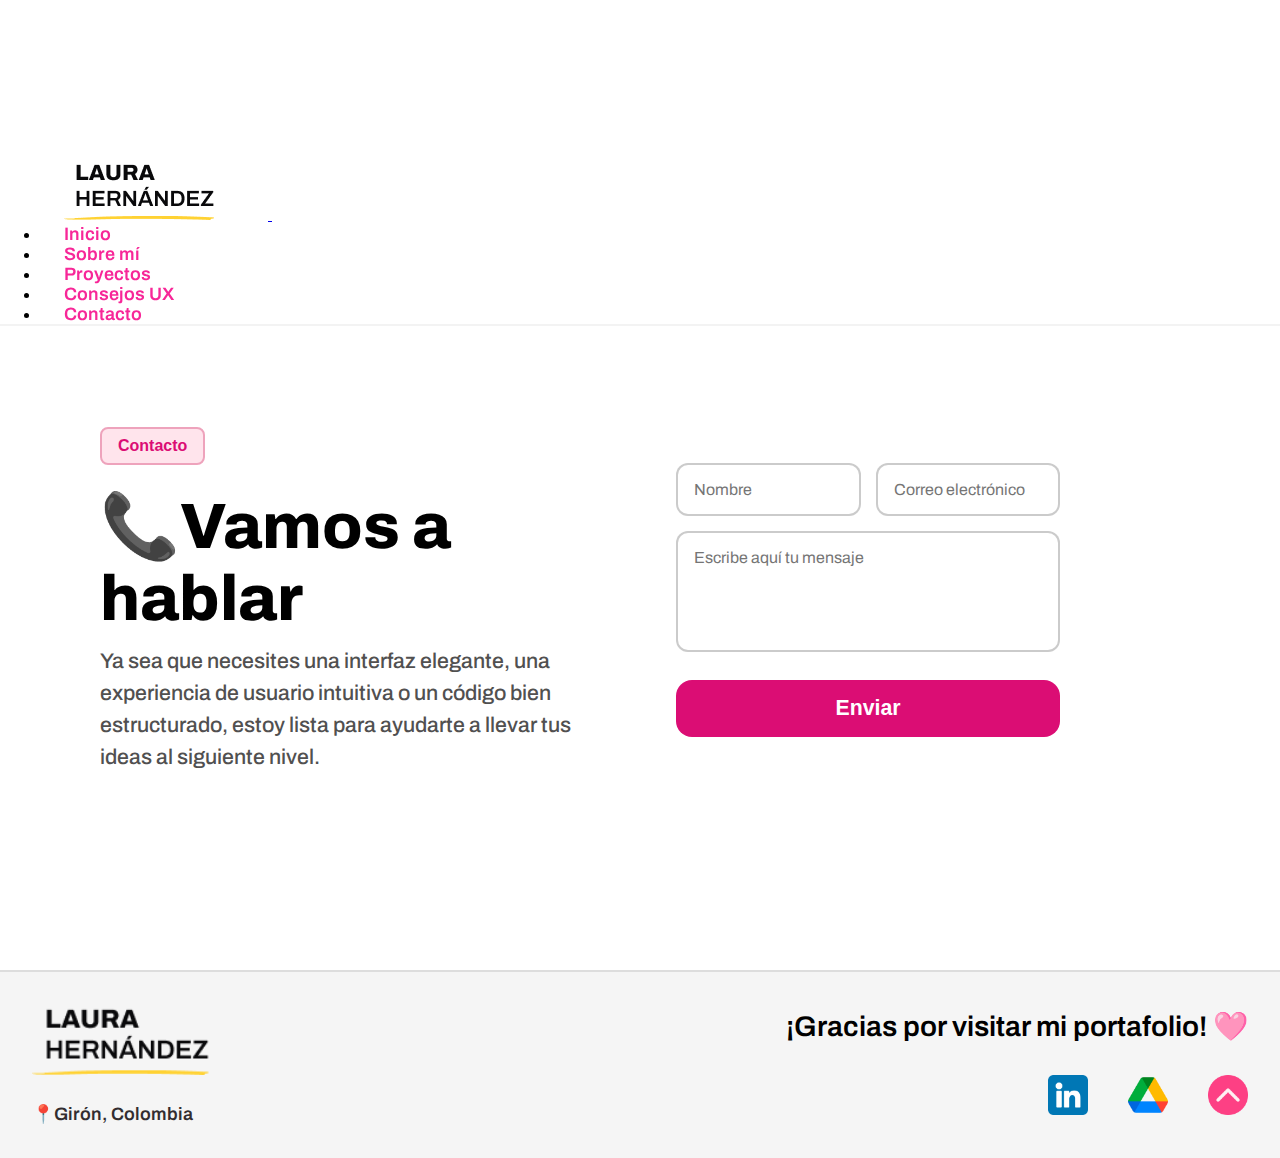
<file: Desktop/mi-proyecto/pages/contact.html>
<!DOCTYPE html>
<html lang="en">
<head>
    <meta charset="UTF-8">
    <meta name="viewport" content="width=device-width, initial-scale=1.0">
    <title>Laura | Contacto</title>
    <!-- Boostrap -->
    <link href="https://cdn.jsdelivr.net/npm/bootstrap@5.3.7/dist/css/bootstrap.min.css" rel="stylesheet" integrity="sha384-LN+7fdVzj6u52u30Kp6M/trliBMCMKTyK833zpbD+pXdCLuTusPj697FH4R/5mcr" crossorigin="anonymous">
    <!-- css -->
     <link rel="stylesheet" href="../styles/style.css">
</head>
</head>
<body>
    <header class="header">
        <!-- Inicio de encabezado de la página Boostrap -->
        <nav class="navbar fixed-top navbar-expand-lg d-flex justify-content-start">
            <div class="container-fluid" >
                <a class="navbar-brand nav-logo" href="../index.html">
                <img src="../media/main-logo.png" alt="Logo">
                </a>

                <button class="navbar-toggler" type="button" data-bs-toggle="collapse" data-bs-target="#navbarNav">
                <span class="navbar-toggler-icon"></span>
                </button>

                <div class="collapse navbar-collapse" id="navbarNav">
                    <ul class="navbar-nav ms-auto">
                        <li class="nav-item"><a class="nav-link" href="../index.html">Inicio</a></li>
                        <li class="nav-item"><a class="nav-link" href="./aboutme.html">Sobre mí</a></li>
                        <li class="nav-item"><a class="nav-link" href="./projects.html">Proyectos</a></li>
                        <li class="nav-item"><a class="nav-link" href="./tips.html">Consejos UX</a></li>
                        <li class="nav-item"><a class="nav-link" href="#">Contacto</a></li>
                    </ul>
                </div>
            </div>
        </nav>
      <!-- Fin de encabezado de la página Boostrap -->
    </header>

    <main>

        <section class="contact-section">
            <div class="contact-text">
                <div class="tag">Contacto</div>
                <h1>📞Vamos a hablar</h1>
                <h5>Ya sea que necesites una interfaz elegante, una experiencia de usuario intuitiva o un código bien estructurado, estoy lista para ayudarte a llevar tus ideas al siguiente nivel.</h5>
            </div>

            <form class="contact-form" action="">
                <div class="form-row">
                    <input type="text" name="name" id="name" placeholder="Nombre" required>
                    <input type="email" name="email" id="email" placeholder="Correo electrónico" required>
                </div>
                <textarea name="message" rows="5" id="message" placeholder="Escribe aquí tu mensaje" required></textarea>
                <button class="button-contact" type="submit">Enviar</button>
            </form>
        </section>


    </main>

    <footer class="footer">
        <div class="footer-left">
            <a href="../index.html"><img src="../media/main-logo.png" alt="Logo de Laura" class="footer-logo"></a>
            <p class="footer-location">📍Girón, Colombia</p>
        </div>

        <div class="footer-right">
            <h4 class="footer-thanks">¡Gracias por visitar mi portafolio! 🩷</h4>
            <div class="footer-icons">
                <a href="https://www.linkedin.com/in/lauhernandezui/"><img src="../media/linkedin.png" alt="LinkedIn"></a>
                <a href="https://drive.google.com/drive/folders/1TuWUjOnj5oFG9M_oQTyFBfgXrVD2Y4sg?usp=drive_link"><img src="../media/drive.png" alt="Portafolio Drive"></a>
                <a href="#top"><img src="../media/up.png" alt="Volver arriiba"></a>
            </div>
        </div>
    </footer>
    <!-- JS de Boostrap -->
    <script src="https://cdn.jsdelivr.net/npm/bootstrap@5.3.7/dist/js/bootstrap.bundle.min.js" integrity="sha384-ndDqU0Gzau9qJ1lfW4pNLlhNTkCfHzAVBReH9diLvGRem5+R9g2FzA8ZGN954O5Q" crossorigin="anonymous"></script>
</body>
</html>
</file>
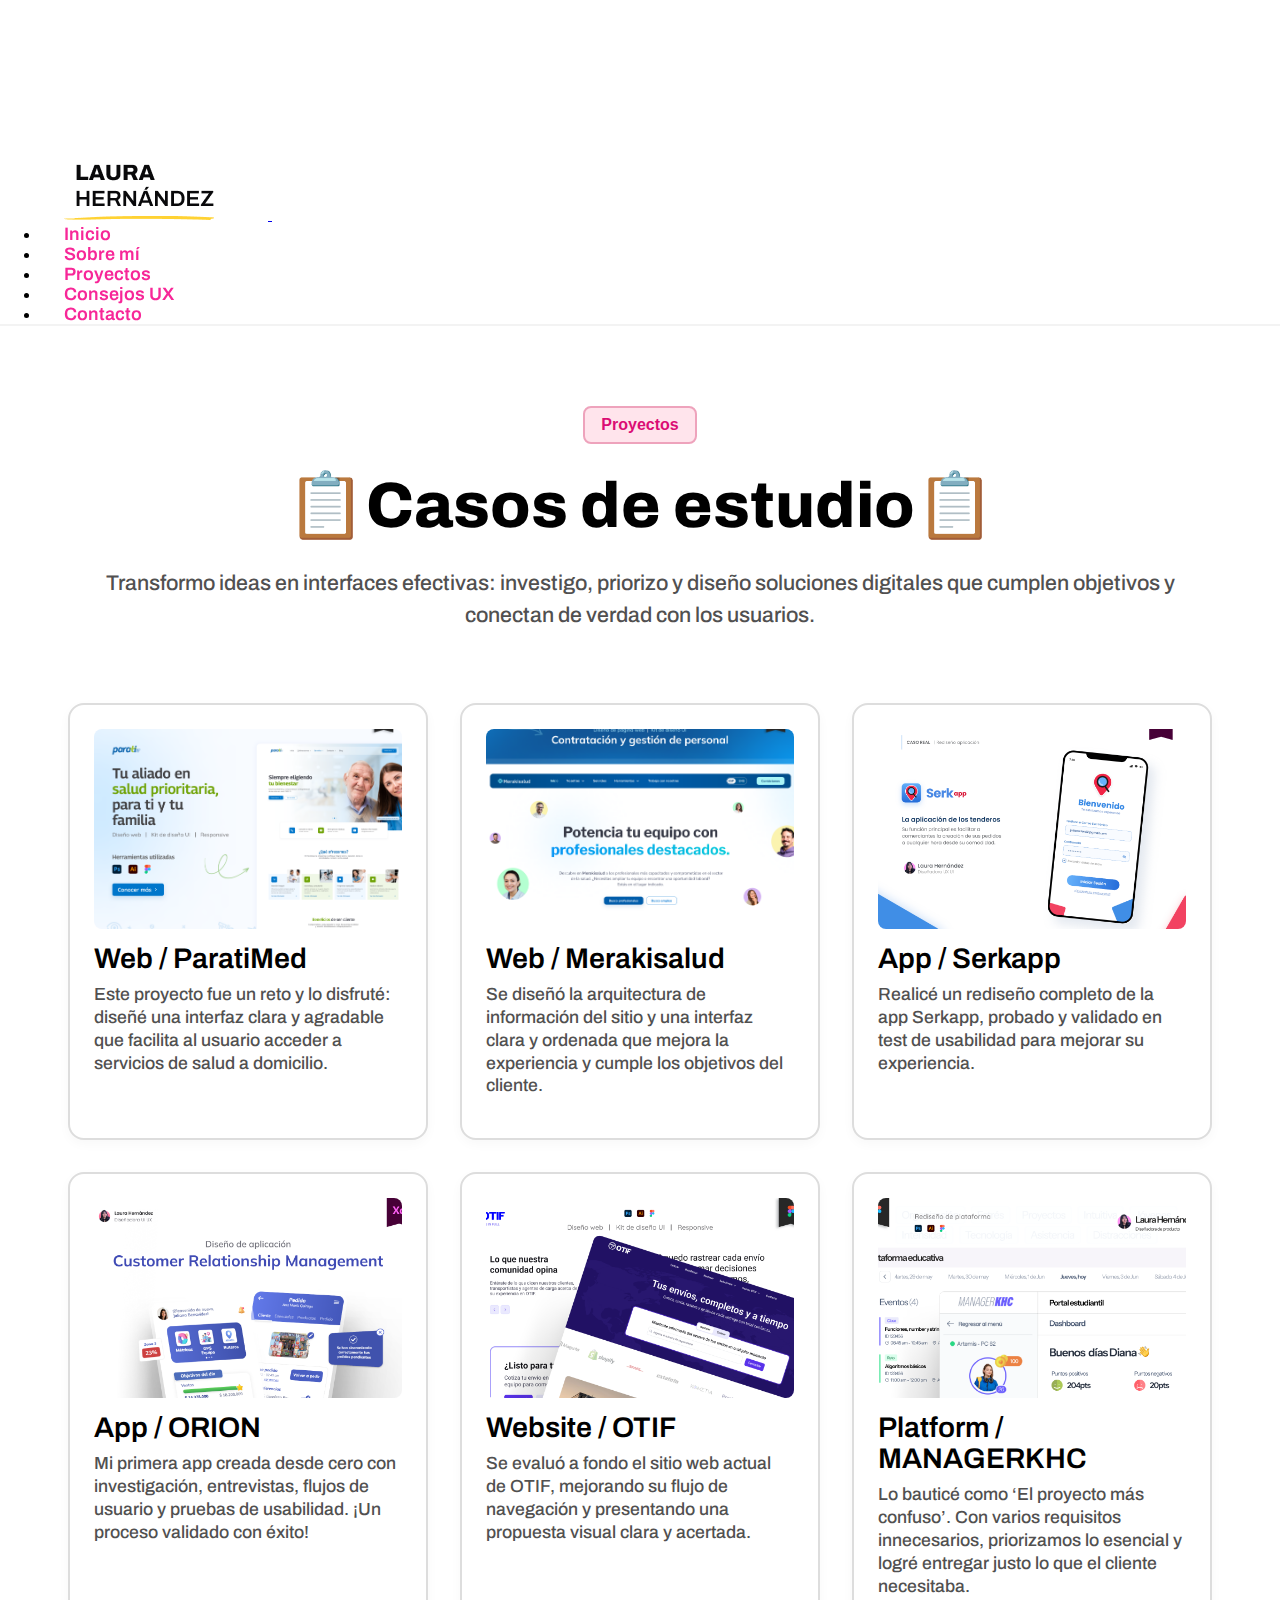
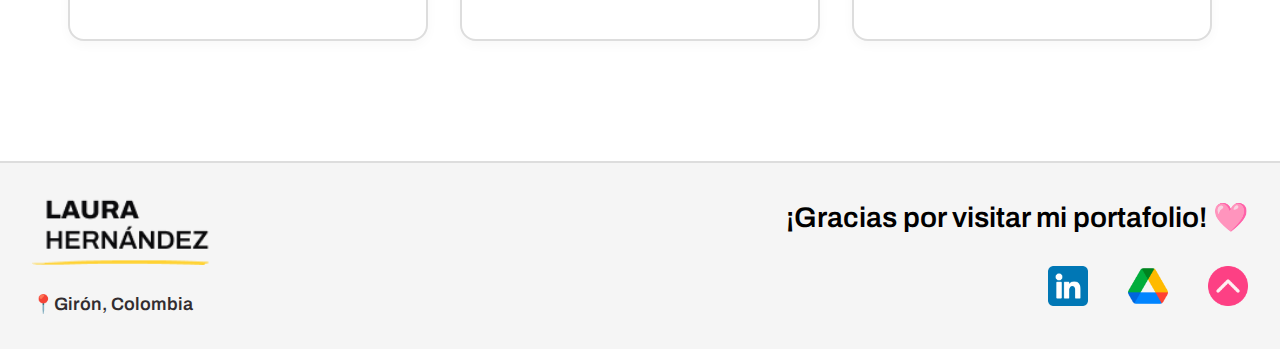
<file: Desktop/mi-proyecto/pages/projects.html>
<!DOCTYPE html>
<html lang="en">
<head>
    <meta charset="UTF-8">
    <meta name="viewport" content="width=device-width, initial-scale=1.0">
    <title>Laura | Mis proyectos</title>
    <!-- Boostrap -->
    <link href="https://cdn.jsdelivr.net/npm/bootstrap@5.3.7/dist/css/bootstrap.min.css" rel="stylesheet" integrity="sha384-LN+7fdVzj6u52u30Kp6M/trliBMCMKTyK833zpbD+pXdCLuTusPj697FH4R/5mcr" crossorigin="anonymous">
    <!-- css -->
     <link rel="stylesheet" href="../styles/style.css">
</head>
</head>
<body>
    <header class="header">
        <!-- Inicio de encabezado de la página Boostrap -->
        <nav class="navbar fixed-top navbar-expand-lg d-flex justify-content-start">
            <div class="container-fluid" >
                <a class="navbar-brand nav-logo" href="../index.html">
                <img src="../media/main-logo.png" alt="Logo">
                </a>

                <button class="navbar-toggler" type="button" data-bs-toggle="collapse" data-bs-target="#navbarNav">
                <span class="navbar-toggler-icon"></span>
                </button>

                <div class="collapse navbar-collapse" id="navbarNav">
                    <ul class="navbar-nav ms-auto">
                        <li class="nav-item"><a class="nav-link" href="../index.html">Inicio</a></li>
                        <li class="nav-item"><a class="nav-link" href="./aboutme.html">Sobre mí</a></li>
                        <li class="nav-item"><a class="nav-link" href="#">Proyectos</a></li>
                        <li class="nav-item"><a class="nav-link" href="./tips.html">Consejos UX</a></li>
                        <li class="nav-item"><a class="nav-link" href="./contact.html">Contacto</a></li>
                    </ul>
                </div>
            </div>
        </nav>
      <!-- Fin de encabezado de la página Boostrap -->
    </header>

    <main>
        <section class="main-title">
            <div class="tag">Proyectos</div>
            <h1>📋Casos de estudio📋</h1>
            <h5>Transformo ideas en interfaces efectivas: investigo, priorizo y diseño soluciones digitales que cumplen objetivos y conectan de verdad con los usuarios.</h5>
        </section>

        <div class="proyectos-container">
            <div class="card-proyect">
                <img src="../media/proyecto1.png" alt="Proyecto 1">
                <h4>Web / ParatiMed</h4>
                <p>Este proyecto fue un reto y lo disfruté: diseñé una interfaz clara y agradable que facilita al usuario acceder a servicios de salud a domicilio.</p>
            </div>

            <div class="card-proyect">
                <img src="../media/proyecto2.png" alt="Proyecto 2">
                <h4>Web / Merakisalud</h4>
                <p> Se diseñó la arquitectura de información del sitio y una interfaz clara y ordenada que mejora la experiencia y cumple los objetivos del cliente.</p>
            </div>

            <div class="card-proyect">
                <img src="../media/proyecto3.png" alt="Proyecto 3">
                <h4>App / Serkapp</h4>
                <p>Realicé un rediseño completo de la app Serkapp, probado y validado en test de usabilidad para mejorar su experiencia.</p>
            </div>

            <div class="card-proyect">
                <img src="../media/proyecto4.png" alt="Proyecto 4">
                <h4>App / ORION</h4>
                <p>Mi primera app creada desde cero con investigación, entrevistas, flujos de usuario y pruebas de usabilidad. ¡Un proceso validado con éxito!</p>
            </div>

            <div class="card-proyect">
                <img src="../media/proyecto5.png" alt="Proyecto 5">
                <h4>Website / OTIF</h4>
                <p>Se evaluó a fondo el sitio web actual de OTIF, mejorando su flujo de navegación y presentando una propuesta visual clara y acertada.</p>
            </div>

            <div class="card-proyect">
                <img src="../media/proyecto6.png" alt="Proyecto 6">
                <h4>Platform / MANAGERKHC</h4>
                <p>Lo bauticé como ‘El proyecto más confuso’. Con varios requisitos innecesarios, priorizamos lo esencial y logré entregar justo lo que el cliente necesitaba.</p>
            </div>
        </div>
        
    </main>

    <footer class="footer">
        <div class="footer-left">
            <a href="../index.html"><img src="../media/main-logo.png" alt="Logo de Laura" class="footer-logo"></a>
            <p class="footer-location">📍Girón, Colombia</p>
        </div>

        <div class="footer-right">
            <h4 class="footer-thanks">¡Gracias por visitar mi portafolio! 🩷</h4>
            <div class="footer-icons">
                <a href="https://www.linkedin.com/in/lauhernandezui/"><img src="../media/linkedin.png" alt="LinkedIn"></a>
                <a href="https://drive.google.com/drive/folders/1TuWUjOnj5oFG9M_oQTyFBfgXrVD2Y4sg?usp=drive_link"><img src="../media/drive.png" alt="Portafolio Drive"></a>
                <a href="#top" data-bs-toggle="tooltip" data-bs-html="true" data-bs-placement="top" title="Volver arriba"><img src="../media/up.png" alt="Volver arriba"></a>
            </div>
        </div>
    </footer>
    <!-- JS de Boostrap -->
    <script src="https://cdn.jsdelivr.net/npm/bootstrap@5.3.7/dist/js/bootstrap.bundle.min.js" integrity="sha384-ndDqU0Gzau9qJ1lfW4pNLlhNTkCfHzAVBReH9diLvGRem5+R9g2FzA8ZGN954O5Q" crossorigin="anonymous"></script>
</body>
</html>
</file>
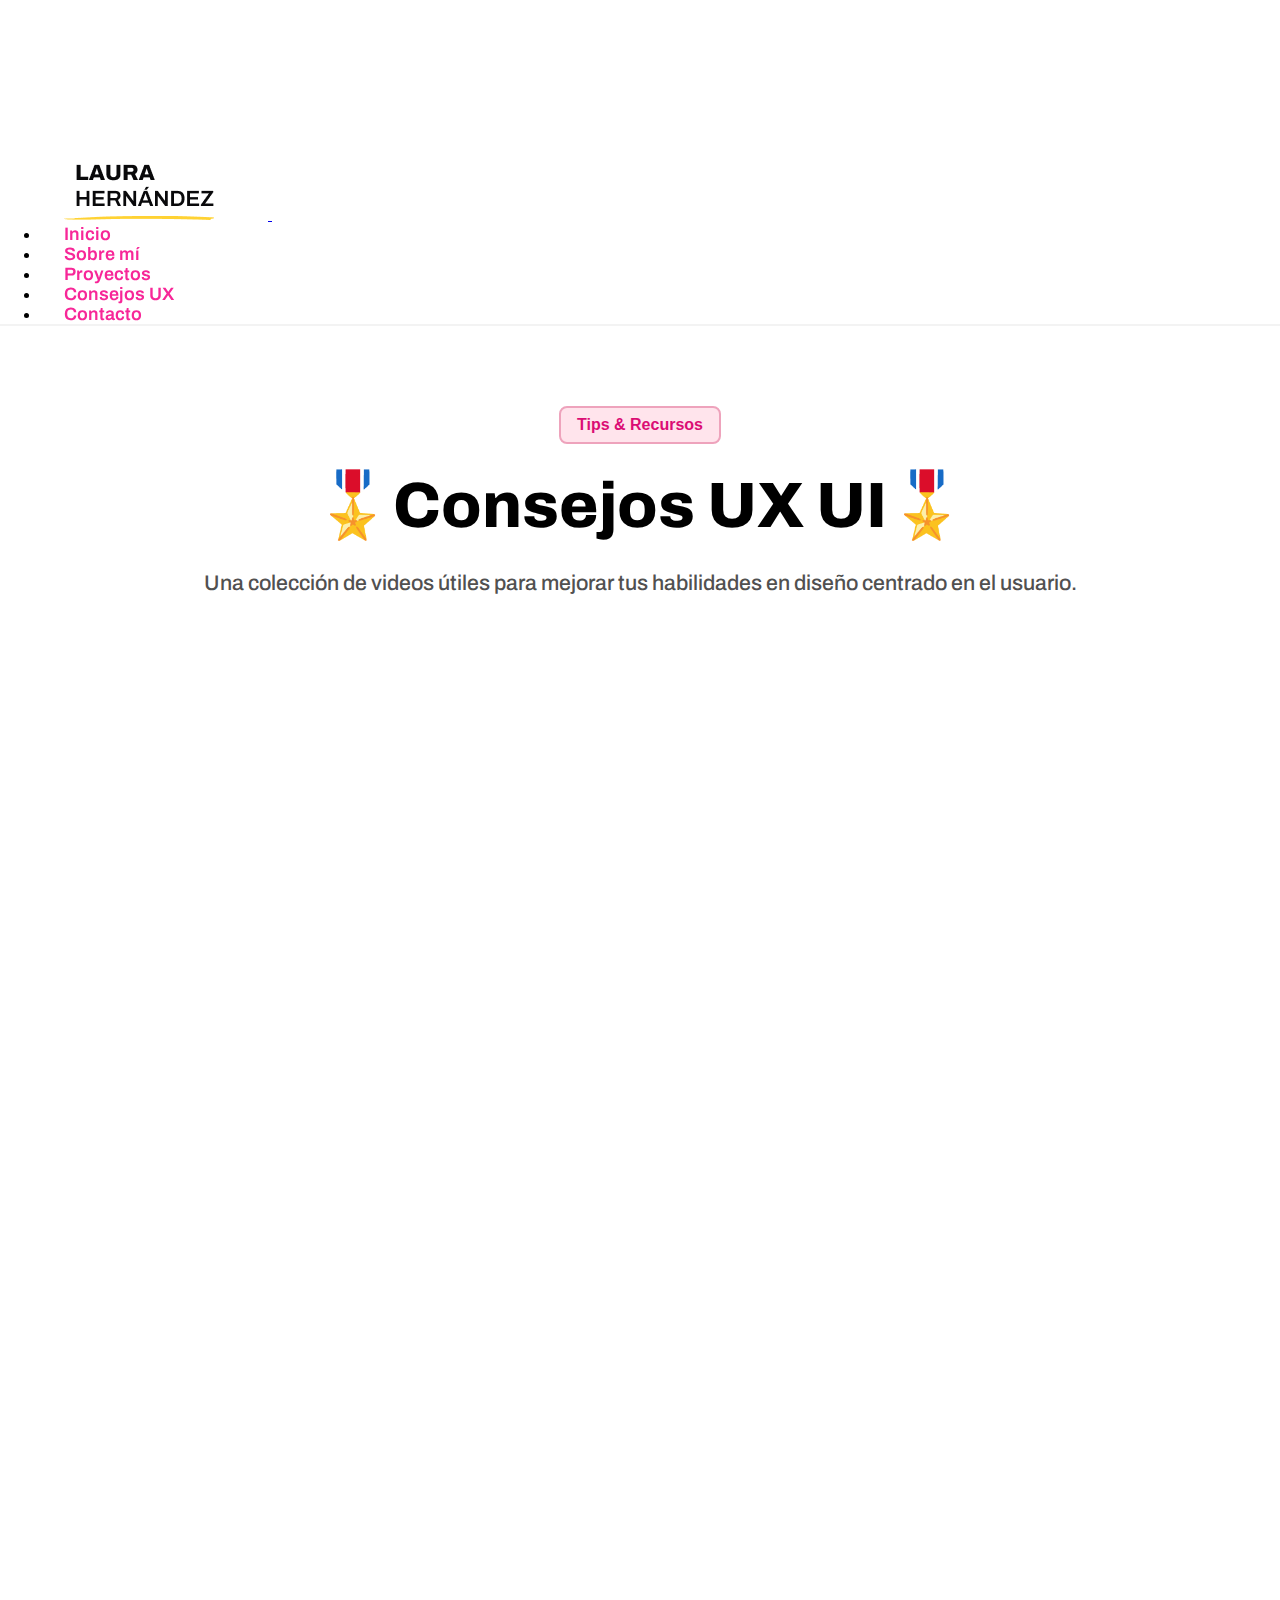
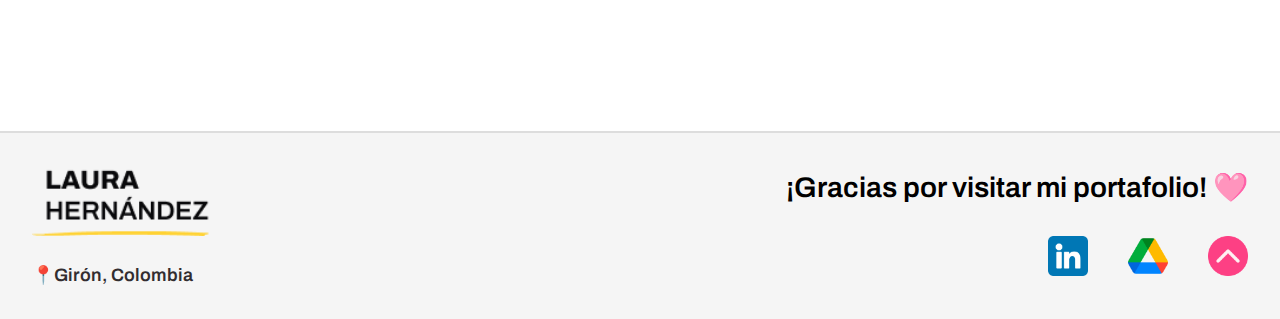
<file: Desktop/mi-proyecto/pages/tips.html>
<!DOCTYPE html>
<html lang="en">
<head>
    <meta charset="UTF-8">
    <meta name="viewport" content="width=device-width, initial-scale=1.0">
    <title>Laura | Consejos UX</title>
    <!-- Boostrap -->
    <link href="https://cdn.jsdelivr.net/npm/bootstrap@5.3.7/dist/css/bootstrap.min.css" rel="stylesheet" integrity="sha384-LN+7fdVzj6u52u30Kp6M/trliBMCMKTyK833zpbD+pXdCLuTusPj697FH4R/5mcr" crossorigin="anonymous">
    <!-- css -->
     <link rel="stylesheet" href="../styles/style.css">
</head>
<body>
    <header class="header">
        <!-- Inicio de encabezado de la página Boostrap -->
        <nav class="navbar fixed-top navbar-expand-lg d-flex justify-content-start">
            <div class="container-fluid" >
                <a class="navbar-brand nav-logo" href="../index.html">
                <img src="../media/main-logo.png" alt="Logo">
                </a>

                <button class="navbar-toggler" type="button" data-bs-toggle="collapse" data-bs-target="#navbarNav">
                <span class="navbar-toggler-icon"></span>
                </button>

                <div class="collapse navbar-collapse" id="navbarNav">
                    <ul class="navbar-nav ms-auto">
                        <li class="nav-item"><a class="nav-link" href="../index.html">Inicio</a></li>
                        <li class="nav-item"><a class="nav-link" href="./aboutme.html">Sobre mí</a></li>
                        <li class="nav-item"><a class="nav-link" href="./projects.html">Proyectos</a></li>
                        <li class="nav-item"><a class="nav-link" href="#">Consejos UX</a></li>
                        <li class="nav-item"><a class="nav-link" href="./contact.html">Contacto</a></li>
                    </ul>
                </div>
            </div>
        </nav>
      <!-- Fin de encabezado de la página Boostrap -->
    </header>

    <main>
        <section class="main-title">
            <div class="tag">Tips & Recursos</div>
            <h1>🎖️Consejos UX UI🎖️</h1>
            <h5>Una colección de videos útiles para mejorar tus habilidades en diseño centrado en el usuario.</h5>
        </section>
        <div class="contenedor">
        
            <iframe class="video1" src="https://www.youtube.com/embed/XijDqdlEaNs?si=hFEw7a989mrMS7JI" title="YouTube video player" frameborder="0" allow="accelerometer; autoplay; clipboard-write; encrypted-media; gyroscope; picture-in-picture; web-share" referrerpolicy="strict-origin-when-cross-origin" allowfullscreen>
            </iframe>

            <iframe class="video2" src="https://www.youtube.com/embed/HCD8-JqCtH0?si=W9Nv82CQLxa2C49E" title="YouTube video player" frameborder="0" allow="accelerometer; autoplay; clipboard-write; encrypted-media; gyroscope; picture-in-picture; web-share" referrerpolicy="strict-origin-when-cross-origin" allowfullscreen>
            </iframe>

            <iframe class="video3" src="https://www.youtube.com/embed/aaZsP7AYi2w?si=nmaPb9b3SZVnHtFX" title="YouTube video player" frameborder="0" allow="accelerometer; autoplay; clipboard-write; encrypted-media; gyroscope; picture-in-picture; web-share" referrerpolicy="strict-origin-when-cross-origin" allowfullscreen>

            </iframe>

            <iframe class="video4" src="https://www.youtube.com/embed/ScsAc99PT_w?si=8ZlsSaO3rCRzO8V5" title="YouTube video player" frameborder="0" allow="accelerometer; autoplay; clipboard-write; encrypted-media; gyroscope; picture-in-picture; web-share" referrerpolicy="strict-origin-when-cross-origin" allowfullscreen>

            </iframe>

            <iframe  class="video5" src="https://www.youtube.com/embed/Ld776qWvSeM?si=f9ztzpYX2tgtmDs0" title="YouTube video player" frameborder="0" allow="accelerometer; autoplay; clipboard-write; encrypted-media; gyroscope; picture-in-picture; web-share" referrerpolicy="strict-origin-when-cross-origin" allowfullscreen>

            </iframe>

            <iframe class="video6" src="https://www.youtube.com/embed/euaT3z4AO8U?si=YJe7Am8tXypV210A" title="YouTube video player" frameborder="0" allow="accelerometer; autoplay; clipboard-write; encrypted-media; gyroscope; picture-in-picture; web-share" referrerpolicy="strict-origin-when-cross-origin" allowfullscreen>
            </iframe>

            <iframe  class="video7" src="https://www.youtube.com/embed/XJkUMoZJYgU?si=8wRsZ_bOxCpFXaKg" title="YouTube video player" frameborder="0" allow="accelerometer; autoplay; clipboard-write; encrypted-media; gyroscope; picture-in-picture; web-share" referrerpolicy="strict-origin-when-cross-origin" allowfullscreen>
                
            </iframe>
        </div>
    </main>

    <footer class="footer">
        <div class="footer-left">
            <a href="../index.html"><img src="../media/main-logo.png" alt="Logo de Laura" class="footer-logo"></a>
            <p class="footer-location">📍Girón, Colombia</p>
        </div>

        <div class="footer-right">
            <h4 class="footer-thanks">¡Gracias por visitar mi portafolio! 🩷</h4>
            <div class="footer-icons">
                <a href="https://www.linkedin.com/in/lauhernandezui/"><img src="../media/linkedin.png" alt="LinkedIn"></a>
                <a href="https://drive.google.com/drive/folders/1TuWUjOnj5oFG9M_oQTyFBfgXrVD2Y4sg?usp=drive_link"><img src="../media/drive.png" alt="Portafolio Drive"></a>
                <a href="#top"><img src="../media/up.png" alt="Volver arriiba"></a>
            </div>
        </div>
    </footer>
    <!-- JS de Boostrap -->
    <script src="https://cdn.jsdelivr.net/npm/bootstrap@5.3.7/dist/js/bootstrap.bundle.min.js" integrity="sha384-ndDqU0Gzau9qJ1lfW4pNLlhNTkCfHzAVBReH9diLvGRem5+R9g2FzA8ZGN954O5Q" crossorigin="anonymous"></script>

</body>
</html>
</file>
<file: styles/style.css>
/* Fuentes */
@import url('https://fonts.googleapis.com/css2?family=Archivo:ital,wght@0,100..900;1,100..900&display=swap');
/* ------------------------------------------------------------- */
*{
    margin: 0;
    padding: 0;
    box-sizing: border-box;
}

main{
    margin: 24px 40px 0px 40px;
    flex: 1;
    font-family: Arial, Helvetica, sans-serif;
}

h1{
    font-size: 4.0rem;
    font-weight: 800;
    font-family: "Archivo", sans-serif;
}

h2{
    font-size: 3.158rem;
    font-weight: 800;
    font-family: "Archivo", sans-serif;
}

h3{
    font-size: 2.368rem;
    font-weight: 700;
    font-family: "Archivo", sans-serif;
}

h4{
    font-size: 1.777rem;
    font-weight: 600;
    font-family: "Archivo", sans-serif;
}

h5{
    font-size: 1.333rem;
    font-weight: 500;
    font-family: "Archivo", sans-serif;
    line-height: 1.5;
    color: rgb(81, 80, 80);
}

p{
    font-size: 1.1rem;
    font-weight: 500;
    font-family: "Archivo", sans-serif;
    line-height: 1.3;
    color: rgb(81, 80, 80);
}
.texto-base{
    color: rgb(81, 80, 80);  
    font-size: 1.1rem;
}


body{
  margin-top: 160px;
}

nav{
    display: flex;
    position: sticky;
    top: 24px;
    z-index: 1000;
    background: rgba(255, 255, 255, 0.705); 
    backdrop-filter: blur(10px); 
    -webkit-backdrop-filter: blur(10px); 
    border-bottom: 2px solid rgba(225, 225, 225, 0.4); 
}

.container-fluid{
  padding: 0 40px;
}

.nav-link {
    color: #F72798;
    text-decoration: none;
    font-size: 18px;
    margin-left: 24px;
    font-family: "Archivo", sans-serif;
    font-weight: 600;
}

.nav-link:hover {
    color: #322d30;
    transform: scale(1.1);
    transition: all 0.3s;
}

.nav-logo img {
    margin: 0 0px 0 24px;
    transition: all 1s;
}

.nav-logo:hover {
    transform: scale(1.1);
    transition: all 0.5s;
}

.navbar-toggler {
    border: none;
    color: #eea3bc;
}
/* -------------- Fin de barra de navegación ---------------- */

/* -------------- Inicio de Home -------------- */
/* -------------- Inicio de hero -------------- */
.content-bio{
    margin: 120px 80px 80px 80px;
    display: flex;
    height: 100%;
    flex-direction: row;
    align-items: center;
}

.hero-img img{
    z-index: 1;
    border-radius: 600px;
    box-shadow:
    0 20px 40px 40px rgba(252, 231, 42, 0.094),  
    0 6px 18px 0 rgba(252, 231, 42, 0.047);   
}

.hero-text{
    margin-left: 100px;
    animation: move 2s ease-out; 
}

@keyframes move {
  from {
    left: -48px; 
    opacity: 0;
  }
  to {
    left: 0; 
    opacity: 1;
  }
}

.hero-text h1 {
  margin-bottom: 8px; 
}

.hero-text h3 {
  margin-bottom: 24px;
  color: #E81A80;
}

.hero-text h4{
    color: #414141;
    font-weight: 400;
    line-height: 1.3;
    margin-top: 32px;
}

/* -------------- Fin de hero -------------- */
.divider {
  border: 1.5px solid rgba(210, 210, 210, 0.4);
  margin: 80px 0 80px 0; 
  width: 100%; 
  z-index: -1;
}
/* -------------- Inicio de services -------------- */

.services {
  display: grid;
  grid-template-columns: 40% 54%;
  gap: 40px;
  justify-content: center;
  align-items: start;
  margin-top: 120px;
}

.tag{
  display: inline-block;
  padding: 8px 16px;
  background-color: #ffe4ec;   
  color: #db0d74;              
  border: 2px solid #eea3bc;   
  border-radius: 8px;         
  font-weight: 700;
  font-size: 1rem;
  margin-bottom: 24px;
}

.services-text {
  margin-right: 80px;
}

.services-text h2 {
  margin-bottom: 20px;
}

.services-grid {
  display: grid;
  grid-template-columns: repeat(2, 1fr);
  gap: 40px;
  animation: move 2s ease-out ; 
}

.card-services {
  background: transparent;
  border: 2px solid rgba(225, 225, 225, 0.4); 
  border-radius: 12px;
  padding: 40px 40px 80px 40px;
  transition: transform 0.3s ease;
}

.card-services:hover {
  transform: scale(1.05);
  color: #db0d74;
  border-color: #F72798;
  cursor: default;
}

.card-services h3 {
  margin-bottom: 12px;
}

.featured {
  background: #fbeef2; 
  color: black;
  border-color:#ffd6ea;
}
/* -------------- Fin de servicios -------------- */
/* -------------- Fin de Home -------------- */

/* -------------- Inicio de proyectos -------------- */
.main-title{
    text-align: center;
    margin-top: 80px;
    padding: 0 32px 40px 32px;
}

.main-title h1 {
  padding-bottom: 24px;
}

.proyectos-container {
  display: flex;
  justify-content: center;
  gap: 32px;
  margin-top: 32px;
  flex-wrap: wrap;
}

.card-proyect {
  background: #fff;
  border: 2px solid #ddd;
  border-radius: 16px;
  width: 30%;
  padding: 24px 24px 40px 24px;
  box-shadow: 0 4px 12px rgba(0, 0, 0, 0.032);
  text-align: left;
}

.card-proyect:hover {
  cursor: default;
  color: #db0d74;
  border: 3px solid #e91e63;
  transform: translateY(-5px);
  transition: ease-out 0.3s;
}

.card-proyect img {
  width: 100%;
  height: 200px;
  object-fit: cover;
  border-radius: 8px;
}

.card-proyect h4 {
  margin: 10px 0;
}

/* -------------- Fin de proyectos -------------- */

/* -------------- Inicio de Acerca de mi -------------- */
h2 {
  color: #322d30;
  margin-bottom: 56px;
}

.education{
    justify-items: center;
    margin-top: 32px;}

.education-grid {
  display: grid;
  width: 80%;;
  grid-template-areas: 
  "card1 card1"
  "card2 card3"
  "card4 card5"
  "card6 card7"
  ;
  grid-template-columns: repeat(2, 1fr);
  grid-template-rows: repeat(4, 164px);
  gap: 24px;
}

.icard1{
  grid-area: card1;
  border: 2px solid rgba(218, 217, 217, 0.523);
  border-radius: 16px;
  padding: 20px;
  justify-items: center;
  align-content: center;
  text-align: center;
}

.icard2{
  grid-area: card2;
  border: 2px solid rgba(218, 217, 217, 0.523);
  border-radius: 16px;
  padding: 20px;
  justify-items: center;
  align-content: center;
  text-align: center;
}

.icard3{
  grid-area: card3;
  border: 2px solid rgba(218, 217, 217, 0.523);
  border-radius: 16px;
  padding: 20px;
  justify-items: center;
  align-content: center;
  text-align: center;
}

.icard4{
  grid-area: card4;
  border: 2px solid rgba(218, 217, 217, 0.523);
  border-radius: 16px;
  padding: 20px;
  justify-items: center;
  align-content: center;
  text-align: center;
}

.icard5{
  grid-area: card5;
  border: 2px solid rgba(218, 217, 217, 0.523);
  border-radius: 16px;
  padding: 20px;
  justify-items: center;
  align-content: center;
  text-align: center;
}

.icard6{
  grid-area: card6;
  border: 2px solid rgba(218, 217, 217, 0.523);
  border-radius: 16px;
  padding: 20px;
  justify-items: center;
  align-content: center;
  text-align: center;
}

.icard7{
  grid-area: card7;
  border: 2px solid rgba(218, 217, 217, 0.523);
  border-radius: 16px;
  padding: 20px;
  justify-items: center;
  align-content: center;
  text-align: center;
}

[class^="icard"]:hover{
  cursor: default;
  color: #db0d74;
  background-color:#fbeef2;
  border: 2px solid #e91e63;
  transform: translateX(5px);
  transition: ease-out 0.3s;
}

.year {
  color: #e91e63;
  font-size: 1.333rem;
  font-weight: bold;
  display: block;
  margin-bottom: 8px;
}

/* ---------- sección de Experiencia --------------*/
.experience{
    justify-items: center;
    margin-top: 72px;
}

.exp-container {
  display: flex;
  width: 80%;
  gap: 24px;
  margin-top: 20px;
}

.exp-card {
  flex: 1;
  border: 2px solid rgba(218, 217, 217, 0.523);
  border-radius: 16px;
  padding: 40px;
}

.exp-card ul {
  list-style: none;
  margin-top: 16px;
}
/* -------------- Fin de Experiencia -------------- */
/* -------------- Fin de Acerca de mi -------------- */


/* -------------- Inicio consejos -------------- */
.contenedor{
    display: grid;
    max-width: 100%;
    grid-template-areas:
    "video1 video1 video2"
    "video3 video4 video5"
    "video6 video7 video7" ;
    gap: 24px;
    margin: 24px 0 40px 0;
    justify-content: center;
 
    grid-template-columns: 30% 30% 30%;

    grid-template-rows: repeat(3, 300px) ;

}

.video1{
    grid-area: video1;
    border-radius: 16px;
    width: 100%;
    height: 100%;
}

.video2{
    grid-area: video2;
    border-radius: 16px;
    width: 100%;
    height: 100%;
}

.video3{
    grid-area: video3;
    border-radius: 16px;
    width: 100%;
    height: 100%;
}

.video4{
    grid-area: video4;
    border-radius: 16px;
    width: 100%;
    height: 100%;
}

.video5{
    grid-area: video5;
    border-radius: 16px;
    width: 100%;
    height: 100%;
}

.video6{
    grid-area: video6;
    border-radius: 16px;
    width: 100%;
    height: 100%;
}

.video7{
    grid-area: video7;
    border-radius: 16px;
    width: 100%;
    height: 100%;
}
/* -------------- Fin de consejos -------------- */


/* -------------- Inicio de Contacto -------------- */
.contact-section {
  display: flex;
  align-items: center;
  padding: 60px;
  width: 90%;
  height: 500px;
}

.contact-text {
  flex: 1;
  padding-right: 96px;
}

.contact-text h1 {
  margin-bottom: 12px;
}

.contact-text p {
  color: #414141;
}

.form-row {
  display: flex;
  gap: 15px;
  margin-bottom: 15px;
}

.contact-form{
    width: 40%;
}

input, textarea {
  width: 100%;
  padding: 16px 16px;
  border: 2px solid rgba(169, 168, 168, 0.6);
  border-radius: 12px;
  font-size: 1rem;
  outline: none;
  transition: border 0.3s;
  font-family: "Archivo", sans-serif;
}

input:focus, textarea:focus {
  border-color: #f1c40f;
}

textarea {
  resize: none;
  margin-bottom: 24px;
}

.button-contact {
  width: 100%;
  padding: 16px;
  background: #db0d74;
  color: #fff;
  border: none;
  border-radius: 16px;
  font-size: 1.33rem;
  font-weight: bold;
  cursor: pointer;
  transition: background 0.3s;
}

.button-contact:hover {
  background: #b30059;
}
/* -------------- Fin de Contacto -------------- */


/* -------------- Inicio de FOOTER -------------- */

.footer {
  margin-top: 120px;
  display: flex;
  justify-content: space-between;
  align-items: center;
  padding: 2rem;
  background-color: #f5f5f5;
  border-top: 2px solid rgba(186, 185, 185, 0.4);
  flex-wrap: wrap; 
}

.footer-left {
  display: flex;
  flex-direction: column;
  gap: 0.5rem;
}

.footer-logo {
  width: 240px;
  height: auto;
}

.footer-location {
  font-size: 18px;
  color: #322d30;
  padding-top: 16px;
  font-weight: 600;
}

.footer-right {
  display: flex;
  flex-direction: column;
  align-items: flex-end;
  gap: 16px;
}

.footer-icons {
  display: flex;
  margin-top: 16px;
  gap: 40px;
}

.footer-icons img {
  width: 40px;
  height: 40px;
  transition: transform 0.3s ease;
}

.footer-icons img:hover {
  transform: scale(1.1);
}

/* -------------- Fin de FOOTER -------------- */


/* Media queries */

/*Mobile*/
@media (max-width: 480px){

  h1{
    font-size: 2.4rem;
    font-weight: 800;
    font-family: "Archivo", sans-serif;
  }

  h2{
    font-size: 2.2rem;
    font-weight: 800;
    font-family: "Archivo", sans-serif;
  }

  h3{
    font-size: 2.0rem;
    font-weight: 700;
    font-family: "Archivo", sans-serif;
}

/* -------------- Inicio -------------- */
.content-bio{
  flex-direction: column;
  margin: 0;
  width: 100%;

}  
.hero-img img{
  width: 300px;
}
.hero-text{
  margin: 0;
  width: 100%;
  text-align: center;
}

.services{
  display: flex;
  flex-direction: column;
}
.services-text{
  width: 100%;
  text-align: center;
}
.services-grid{
  grid-template-columns: 1fr;
}
/* -------------- Inicio -------------- */

/* -------------- Sobre mi -------------- */

.education-grid{
  width: 100%;
  grid-template-areas: 
  "card1"
  "card2"
  "card3"
  "card4"
  "card5"
  "card6"
  "card7"
  ;
  grid-template-rows: repeat(7, 220px);
  grid-template-columns: 1fr;
}

.exp-container{
  width: 100%;
  flex-direction: column;
}
.main-title{
  padding: 0 0 40px 0;
}
.exp-card{
  padding: 24px;
}
.exp-card ul{
  padding-left: 0;
}
/* -------------- Sobre mi -------------- */


/* -------------- Proyectos -------------- */
  .proyectos-container{
    flex-direction: column;
    gap: 24px;
  }

  .card-proyect {
    width: 100%;
  }
  /* -------------- Proyectos -------------- */
  

/* -------------- Consejos UX -------------- */
  .contenedor {
    width: 100%;
    grid-template-areas: 
    "video1"
    "video2"
    "video3"
    "video4"
    "video5"
    "video6"
    "video7";
    grid-template-rows: repeat(7,200px);
    grid-template-columns: 100%;
    margin: 0;
  }
  /* -------------- Consejos UX -------------- */

/* -------------- Contacto -------------- */
.contact-section{
  flex-direction: column;
  height: auto;
  width: 100%;
  padding: 0;
}
.contact-text{
  padding-right: 0;
  text-align: center;
  align-items: center;
  padding-bottom: 40px;
}
.contact-form, .form-row{
  display: flex;
  width: 100%;
  flex-wrap: wrap;
}

/* -------------- Contacto -------------- */


  /* -------------- Footer -------------- */

  .footer-right {
    align-items: flex-start;
  }

  .footer-icons{
    justify-content: space-between;
    gap: 100px;
  }

  /* -------------- Footer -------------- */
}

/* Media queries */
</file>
<file: styles/estilos.css>
@charset "UTF-8";
@import url("https://fonts.googleapis.com/css2?family=Archivo:ital,wght@0,100..900;1,100..900&display=swap");
* {
  margin: 0;
  padding: 0;
  box-sizing: border-box;
}

main {
  margin: 24px 40px 0px 40px;
  flex: 1;
  font-family: Arial, Helvetica, sans-serif;
}

body {
  margin-top: 160px;
}

h1 {
  font-size: 4rem;
  font-weight: 800;
  font-family: "Archivo", sans-serif;
}

h2 {
  font-size: 3.158rem;
  font-weight: 800;
  font-family: "Archivo", sans-serif;
}

h3 {
  font-size: 2.368rem;
  font-weight: 700;
  font-family: "Archivo", sans-serif;
}

h4 {
  font-size: 1.777rem;
  font-weight: 600;
  font-family: "Archivo", sans-serif;
}

h5 {
  font-size: 1.333rem;
  font-weight: 500;
  font-family: "Archivo", sans-serif;
  line-height: 1.5;
  color: rgb(81, 80, 80);
}

p {
  font-size: 1.1rem;
  font-weight: 500;
  font-family: "Archivo", sans-serif;
  line-height: 1.3;
  color: rgb(81, 80, 80);
}

.texto-base {
  color: rgb(81, 80, 80);
  font-size: 1.1rem;
}

input, textarea {
  width: 100%;
  padding: 16px 16px;
  border: 2px solid rgb(233, 232, 232);
  border-radius: 12px;
  font-size: 1rem;
  outline: none;
  transition: border 0.3s;
  font-family: "Archivo", sans-serif;
  font-size: 1.125rem;
}

input:focus, textarea:focus {
  border: 2px solid #e8ba00;
}

textarea {
  resize: none;
  margin-bottom: 24px;
}

.education-grid {
  display: grid;
  width: 88%;
  grid-template-areas: "card1 card1" "card2 card3" "card4 card5" "card6 card7";
  grid-template-columns: repeat(2, 1fr);
  grid-template-rows: repeat(4, 164px);
  gap: 24px;
}

.icard1, .icard7, .icard6, .icard5, .icard4, .icard3, .icard2 {
  grid-area: card1;
  border: 2px solid rgb(233, 232, 232);
  border-radius: 16px;
  padding: 20px;
  justify-items: center;
  align-content: center;
  text-align: center;
}
.icard1 .year, .icard7 .year, .icard6 .year, .icard5 .year, .icard4 .year, .icard3 .year, .icard2 .year {
  color: #F72798;
  font-size: 1.333rem;
  font-weight: bold;
  display: block;
  margin-bottom: 8px;
}
.icard1:hover, .icard7:hover, .icard6:hover, .icard5:hover, .icard4:hover, .icard3:hover, .icard2:hover {
  cursor: default;
  color: #db0d74;
  background-color: #fbeef2;
  border: 2px solid #db0d74;
  transform: translateX(5px);
  transition: ease-out 0.3s;
}

.icard2 {
  grid-area: card2;
}

.icard3 {
  grid-area: card3;
}

.icard4 {
  grid-area: card4;
}

.icard5 {
  grid-area: card5;
}

.icard6 {
  grid-area: card6;
}

.icard7 {
  grid-area: card7;
}

.contenedor {
  display: grid;
  max-width: 100%;
  grid-template-areas: "video1 video1 video2" "video3 video4 video5" "video6 video7 video7";
  gap: 24px;
  margin: 24px 0 40px 0;
  justify-content: center;
  grid-template-columns: 30% 30% 30%;
  grid-template-rows: repeat(3, 300px);
}

.video1, .video7, .video6, .video5, .video4, .video3, .video2 {
  grid-area: video1;
  border-radius: 16px;
  width: 100%;
  height: 100%;
}

.video2 {
  grid-area: video2;
}

.video3 {
  grid-area: video3;
}

.video4 {
  grid-area: video4;
}

.video5 {
  grid-area: video5;
}

.video6 {
  grid-area: video6;
}

.video7 {
  grid-area: video7;
}

/*Componentes*/
.divider {
  border: 1.5px solid rgb(210, 210, 210);
  margin: 80px 0 80px 0;
  width: 100%;
  z-index: -1;
}

.tag {
  display: inline-block;
  padding: 8px 16px;
  background-color: #fbeef2;
  color: #F72798;
  border: 2px solid #eea3bc;
  border-radius: 8px;
  font-weight: 700;
  font-size: 1rem;
  margin-bottom: 24px;
}

.main-title {
  text-align: center;
  margin-top: 80px;
  padding: 0 32px 40px 32px;
}
.main-title h1 {
  padding-bottom: 24px;
}
.main-title h2 {
  font-size: 1.333rem;
  font-weight: 500;
  font-family: "Archivo", sans-serif;
  line-height: 1.5;
  color: rgb(81, 80, 80);
}

.footer {
  margin-top: 120px;
  display: flex;
  justify-content: space-between;
  align-items: center;
  padding: 2rem;
  background-color: #f5f5f5;
  border-top: 2px solid rgb(233, 232, 232);
  flex-wrap: wrap;
}
.footer .footer-left {
  display: flex;
  flex-direction: column;
  gap: 0.5rem;
}
.footer .footer-left .footer-logo {
  width: 240px;
  height: auto;
}
.footer .footer-left .footer-location {
  font-size: 18px;
  color: #414141;
  padding-top: 16px;
  font-weight: 600;
}
.footer .footer-right {
  display: flex;
  flex-direction: column;
  align-items: flex-end;
  gap: 16px;
}
.footer .footer-right .footer-icons {
  display: flex;
  margin-top: 16px;
  gap: 40px;
}
.footer .footer-right .footer-icons img {
  width: 40px;
  height: 40px;
  transition: transform 0.3s ease;
}
.footer .footer-right .footer-icons img:hover {
  transform: scale(1.1);
}

/* ----- Inicio de barra de navegación ----- */
nav {
  display: flex;
  position: sticky;
  top: 24px;
  z-index: 1000;
  background: rgba(255, 255, 255, 0.705);
  backdrop-filter: blur(10px);
  -webkit-backdrop-filter: blur(10px);
  border-bottom: 2px solid rgba(225, 225, 225, 0.4);
}
nav .container-fluid {
  padding: 0 40px;
}
nav .container-fluid .nav-logo img {
  margin: 0 0px 0 24px;
  transition: all 1s;
}
nav .container-fluid .nav-logo:hover {
  transform: scale(1.1);
  transition: all 0.5s;
}
nav .container-fluid .navbar-toggler {
  border: none;
  color: #eea3bc;
}
nav .container-fluid ul .nav-link {
  color: #F72798;
  text-decoration: none;
  font-size: 1.25rem;
  margin-left: 24px;
  font-family: "Archivo", sans-serif;
  font-weight: 600;
}
nav .container-fluid ul .nav-link:hover {
  color: #322d30;
  transform: scale(1.1);
  transition: all 0.3s;
}

/* ----- Fin de barra de navegación ----- */
/* ----- Inicio de Inicio ----- */
.content-bio {
  margin: 120px 80px 80px 80px;
  display: flex;
  height: 100%;
  flex-direction: row;
  align-items: center;
}
.content-bio .hero-img img {
  z-index: 1;
  border-radius: 600px;
  box-shadow: 0 20px 40px 40px rgba(252, 231, 42, 0.094), 0 6px 18px 0 rgba(252, 231, 42, 0.047);
}
.content-bio .hero-text {
  margin-left: 100px;
  animation: move 2s ease-out;
}
@keyframes move {
  from {
    left: -48px;
    opacity: 0;
  }
  to {
    left: 0;
    opacity: 1;
  }
}
.content-bio .hero-text h1 {
  margin-bottom: 8px;
}
.content-bio .hero-text h2 {
  font-size: 2.368rem;
  font-weight: 700;
  font-family: "Archivo", sans-serif;
  margin-bottom: 24px;
  color: #db0d74;
}
.content-bio .hero-text h3 {
  font-size: 1.777rem;
  font-family: "Archivo", sans-serif;
  color: #414141;
  font-weight: 400;
  line-height: 1.3;
  margin-top: 32px;
}

.services {
  display: grid;
  grid-template-columns: 40% 54%;
  gap: 40px;
  justify-content: center;
  align-items: start;
  margin-top: 120px;
}
.services .services-text {
  margin-right: 80px;
}
.services .services-text h2 {
  margin-bottom: 20px;
}
.services .services-text h3 {
  font-size: 1.333rem;
  font-weight: 500;
  font-family: "Archivo", sans-serif;
  line-height: 1.5;
  color: rgb(81, 80, 80);
}
.services .services-grid {
  display: grid;
  grid-template-columns: repeat(2, 1fr);
  gap: 40px;
  animation: move 2s ease-out;
}
.services .services-grid .card-services {
  border: 2px solid rgb(233, 232, 232);
  border-radius: 12px;
  padding: 40px 40px 80px 40px;
  transition: transform 0.3s ease;
}
.services .services-grid .card-services:hover {
  transform: scale(1.05);
  color: #db0d74;
  border-color: #F72798;
  background: #fbeef2;
  cursor: default;
}
.services .services-grid .card-services h3 {
  margin-bottom: 12px;
}
.services .services-grid .card-services.featured {
  color: #fff;
  border-color: #F72798;
  background: #F72798;
}
.services .services-grid .card-services.featured p {
  color: #fff;
}
.services .services-grid .card-services.featured:hover {
  transform: scale(1.05);
  color: #fff;
  border-color: #F72798;
  background: #db0d74;
  cursor: default;
}

/* ----- Fin de Inicio ----- */
/* ----- Inicio de Proyectos ----- */
.proyectos-container {
  display: flex;
  justify-content: center;
  gap: 32px;
  margin-top: 32px;
  flex-wrap: wrap;
}
.proyectos-container .card-proyect {
  background: #fff;
  border: 2px solid rgb(233, 232, 232);
  border-radius: 16px;
  width: 30%;
  padding: 24px 24px 40px 24px;
  box-shadow: 0 4px 12px rgba(0, 0, 0, 0.032);
  text-align: left;
}
.proyectos-container .card-proyect:hover {
  cursor: default;
  color: #db0d74;
  background-color: #fbeef2;
  border: 2px solid #db0d74;
  transform: translateY(-5px);
  transition: ease-out 0.3s;
}
.proyectos-container .card-proyect img {
  width: 100%;
  height: 200px;
  object-fit: cover;
  border-radius: 8px;
}
.proyectos-container .card-proyect h3 {
  font-size: 1.777rem;
  font-weight: 600;
  font-family: "Archivo", sans-serif;
  margin: 10px 0;
}

/* ----- Fin de Proyectos ----- */
/* ----- Inicio de Sobre mi ----- */
.title {
  justify-items: center;
}
.title h2 {
  color: #322d30;
  padding-bottom: 56px;
  padding-top: 40px;
}
.title .exp-container {
  display: flex;
  width: 88%;
  gap: 24px;
  margin-top: 20px;
}
.title .exp-container .exp-card {
  flex: 1;
  border: 2px solid rgb(233, 232, 232);
  border-radius: 16px;
  padding: 40px;
}
.title .exp-container .exp-card ul {
  list-style: none;
  margin-top: 16px;
}
.title .exp-container .exp-card h4 {
  font-size: 1.333rem;
  font-weight: 500;
  font-family: "Archivo", sans-serif;
  line-height: 1.5;
  color: rgb(81, 80, 80);
}
.title .education-grid h3 {
  font-size: 1.777rem;
  font-weight: 600;
  font-family: "Archivo", sans-serif;
}

/* ----- Fin de Sobre mi ----- */
/* ----- Inicio de Contacto ----- */
.contact-section {
  display: flex;
  align-items: center;
  padding: 60px;
  width: 90%;
  height: 500px;
}
.contact-section .contact-text {
  flex: 1;
  padding-right: 96px;
}
.contact-section .contact-text h1 {
  margin-bottom: 12px;
}
.contact-section .contact-text h2 {
  font-size: 1.333rem;
  font-weight: 500;
  font-family: "Archivo", sans-serif;
  line-height: 1.5;
  color: rgb(81, 80, 80);
}
.contact-section .contact-form {
  width: 40%;
}
.contact-section .contact-form .form-row {
  display: flex;
  gap: 15px;
  margin-bottom: 15px;
}
.contact-section .contact-form .button-contact {
  width: 100%;
  padding: 16px;
  background: #F72798;
  color: #fff;
  border: none;
  border-radius: 16px;
  font-size: 1.33rem;
  font-weight: bold;
  cursor: pointer;
  transition: background 0.3s;
}
.contact-section .contact-form .button-contact:hover {
  background: #b30059;
}

/* ----- Fin de Contacto ----- */
/*Mobile*/
@media (max-width: 480px) {
  h1 {
    font-size: 2.4rem;
    font-weight: 800;
    font-family: "Archivo", sans-serif;
  }
  h2 {
    font-size: 2.2rem;
    font-weight: 800;
    font-family: "Archivo", sans-serif;
  }
  h3 {
    font-size: 2rem;
    font-weight: 700;
    font-family: "Archivo", sans-serif;
  }
  /* -------------- Inicio -------------- */
  header .container-fluid {
    padding: 0 20px;
  }
  header .container-fluid img {
    width: 164px;
    margin: 0;
    transition: all 1s;
  }
  .content-bio {
    flex-direction: column;
    margin: 0;
    width: 100%;
  }
  .content-bio .hero-img img {
    width: 300px;
  }
  .content-bio .hero-text {
    margin: 0;
    width: 100%;
    text-align: center;
  }
  .services {
    display: flex;
    flex-direction: column;
  }
  .services .services-text {
    width: 100%;
    text-align: center;
  }
  .services .services-grid {
    grid-template-columns: 1fr;
  }
  /* -------------- Inicio -------------- */
  /* -------------- Sobre mi -------------- */
  .education-grid {
    width: 100%;
    grid-template-areas: "card1" "card2" "card3" "card4" "card5" "card6" "card7";
    grid-template-rows: repeat(7, 264px);
    grid-template-columns: 1fr;
  }
  .exp-container {
    width: 100%;
    flex-direction: column;
  }
  .main-title {
    padding: 0 0 40px 0;
  }
  .exp-card {
    padding: 24px;
  }
  .exp-card ul {
    padding-left: 0;
  }
  /* -------------- Sobre mi -------------- */
  /* -------------- Proyectos -------------- */
  .proyectos-container {
    flex-direction: column;
    gap: 24px;
  }
  .proyectos-container .card-proyect {
    width: 100%;
  }
  /* -------------- Proyectos -------------- */
  /* -------------- Consejos UX -------------- */
  .contenedor {
    width: 100%;
    grid-template-areas: "video1" "video2" "video3" "video4" "video5" "video6" "video7";
    grid-template-rows: repeat(7, 200px);
    grid-template-columns: 100%;
    margin: 0;
  }
  /* -------------- Consejos UX -------------- */
  /* -------------- Contacto -------------- */
  .contact-section {
    flex-direction: column;
    height: auto;
    width: 100%;
    padding: 0;
  }
  .contact-section .contact-text {
    padding-right: 0;
    text-align: center;
    align-items: center;
    padding-bottom: 40px;
  }
  .contact-section .contact-form, .contact-section .form-row {
    display: flex;
    width: 100%;
    flex-wrap: wrap;
  }
  /* -------------- Contacto -------------- */
  /* -------------- Footer -------------- */
  .footer .footer-right {
    align-items: flex-start;
  }
  .footer .footer-right .footer-icons {
    justify-content: space-between;
    gap: 100px;
  }
  /* -------------- Footer -------------- */
}

/*# sourceMappingURL=estilos.css.map */
</file>
<file: Desktop/mi-proyecto/styles/style.css>
/* Fuentes */
@import url('https://fonts.googleapis.com/css2?family=Archivo:ital,wght@0,100..900;1,100..900&display=swap');
/* ------------------------------------------------------------- */
*{
    margin: 0;
    padding: 0;
    box-sizing: border-box;
}

main{
    margin: 24px 40px 0px 40px;
    flex: 1;
    font-family: Arial, Helvetica, sans-serif;
}

h1{
    font-size: 4.0rem;
    font-weight: 800;
    font-family: "Archivo", sans-serif;
}

h2{
    font-size: 3.158rem;
    font-weight: 800;
    font-family: "Archivo", sans-serif;
}

h3{
    font-size: 2.368rem;
    font-weight: 700;
    font-family: "Archivo", sans-serif;
}

h4{
    font-size: 1.777rem;
    font-weight: 600;
    font-family: "Archivo", sans-serif;
}

h5{
    font-size: 1.333rem;
    font-weight: 500;
    font-family: "Archivo", sans-serif;
    line-height: 1.5;
    color: rgb(81, 80, 80);
}

p{
    font-size: 1.1rem;
    font-weight: 500;
    font-family: "Archivo", sans-serif;
    line-height: 1.3;
    color: rgb(81, 80, 80);
}
.texto-base{
    color: rgb(81, 80, 80);  
    font-size: 1.1rem;
}


body{
  margin-top: 160px;
}

nav{
    display: flex;
    position: sticky;
    top: 24px;
    z-index: 1000;
    background: rgba(255, 255, 255, 0.705); 
    backdrop-filter: blur(10px); 
    -webkit-backdrop-filter: blur(10px); 
    border-bottom: 2px solid rgba(225, 225, 225, 0.4); 
}

.container-fluid{
  padding: 0 40px;
}

/* Links */
.nav-link {
    color: #F72798;
    text-decoration: none;
    font-size: 18px;
    margin-left: 24px;
    font-family: "Archivo", sans-serif;
    font-weight: 600;
}

.nav-link:hover {
    color: #322d30;
    transform: scale(1.1);
    transition: all 0.3s;
}

/* Logo */
.nav-logo img {
    margin: 0 0px 0 24px;
    transition: all 1s;
}

.nav-logo:hover {
    transform: scale(1.1);
    transition: all 0.5s;
}

.navbar-toggler {
    border: none;
    color: #eea3bc;
}
/* -------------- Fin de barra de navegación ---------------- */

/* -------------- Inicio de Home -------------- */
/* -------------- Inicio de hero -------------- */
.content-bio{
    margin: 120px 80px 80px 80px;
    display: flex;
    height: 100%;
    flex-direction: row;
    align-items: center;
}

.hero-img img{
    z-index: 1;
    border-radius: 600px;
    box-shadow:
    0 20px 40px 40px rgba(252, 231, 42, 0.094),  
    0 6px 18px 0 rgba(252, 231, 42, 0.047);   
}

.hero-text{
    margin-left: 100px;
    animation: move 2s ease-out; 
}

@keyframes move {
  from {
    left: -48px; 
    opacity: 0;
  }
  to {
    left: 0; 
    opacity: 1;
  }
}

.hero-text h1 {
  margin-bottom: 8px; 
}

.hero-text h3 {
  margin-bottom: 24px;
  color: #E81A80;
}

.hero-text h4{
    color: #414141;
    font-weight: 400;
    line-height: 1.3;
    margin-top: 32px;
}

/* -------------- Fin de hero -------------- */
.divider {
  border: 1.5px solid rgba(210, 210, 210, 0.4);
  margin: 80px 0 80px 0; 
  width: 100%; 
  z-index: -1;
}
/* -------------- Inicio de services -------------- */

.services {
  display: grid;
  grid-template-columns: 40% 54%;
  gap: 40px;
  justify-content: center;
  align-items: start;
  margin-top: 120px;
}

.tag{
  display: inline-block;
  padding: 8px 16px;
  background-color: #ffe4ec;   
  color: #db0d74;              
  border: 2px solid #eea3bc;   
  border-radius: 8px;         
  font-weight: 700;
  font-size: 1rem;
  margin-bottom: 24px;
}

.services-text {
  margin-right: 80px;
}

.services-text h2 {
  margin-bottom: 20px;
}

.services-grid {
  display: grid;
  grid-template-columns: repeat(2, 1fr);
  gap: 40px;
  animation: move 2s ease-out ; 
}

.card-services {
  background: transparent;
  border: 2px solid rgba(225, 225, 225, 0.4); 
  border-radius: 12px;
  padding: 40px 40px 80px 40px;
  transition: transform 0.3s ease;
}

.card-services:hover {
  transform: scale(1.05);
  color: #db0d74;
  border-color: #F72798;
  cursor: default;
}

.card-services h3 {
  margin-bottom: 12px;
}

.featured {
  background: #fbeef2; 
  color: black;
  border-color:#ffd6ea;
}
/* -------------- Fin de servicios -------------- */
/* -------------- Fin de Home -------------- */

/* -------------- Inicio de proyectos -------------- */
.main-title{
    text-align: center;
    margin-top: 80px;
    padding: 0 32px 40px 32px;
}

.main-title h1 {
  padding-bottom: 24px;
}

.proyectos-container {
  display: flex;
  justify-content: center;
  gap: 32px;
  margin-top: 32px;
  flex-wrap: wrap;
}

.card-proyect {
  background: #fff;
  border: 2px solid #ddd;
  border-radius: 16px;
  width: 30%;
  padding: 24px 24px 40px 24px;
  box-shadow: 0 4px 12px rgba(0, 0, 0, 0.032);
  text-align: left;
}

.card-proyect:hover {
  cursor: default;
  color: #db0d74;
  border: 3px solid #e91e63;
  transform: translateY(-5px);
  transition: ease-out 0.3s;
}

.card-proyect img {
  width: 100%;
  height: 200px;
  object-fit: cover;
  border-radius: 8px;
}

.card-proyect h4 {
  margin: 10px 0;
}

/* -------------- Fin de proyectos -------------- */

/* -------------- Inicio de Acerca de mi -------------- */
h2 {
  color: #322d30;
  margin-bottom: 56px;
}

.education{
    justify-items: center;
    margin-top: 32px;}

.education-grid {
  display: grid;
  width: 80%;;
  grid-template-areas: 
  "card1 card1"
  "card2 card3"
  "card4 card5"
  "card6 card7"
  ;
  grid-template-columns: repeat(2, 1fr);
  grid-template-rows: repeat(4, 164px);
  gap: 24px;
}

.icard1{
  grid-area: card1;
  border: 2px solid rgba(218, 217, 217, 0.523);
  border-radius: 16px;
  padding: 20px;
  justify-items: center;
  align-content: center;
  text-align: center;
}

.icard2{
  grid-area: card2;
  border: 2px solid rgba(218, 217, 217, 0.523);
  border-radius: 16px;
  padding: 20px;
  justify-items: center;
  align-content: center;
  text-align: center;
}

.icard3{
  grid-area: card3;
  border: 2px solid rgba(218, 217, 217, 0.523);
  border-radius: 16px;
  padding: 20px;
  justify-items: center;
  align-content: center;
  text-align: center;
}

.icard4{
  grid-area: card4;
  border: 2px solid rgba(218, 217, 217, 0.523);
  border-radius: 16px;
  padding: 20px;
  justify-items: center;
  align-content: center;
  text-align: center;
}

.icard5{
  grid-area: card5;
  border: 2px solid rgba(218, 217, 217, 0.523);
  border-radius: 16px;
  padding: 20px;
  justify-items: center;
  align-content: center;
  text-align: center;
}

.icard6{
  grid-area: card6;
  border: 2px solid rgba(218, 217, 217, 0.523);
  border-radius: 16px;
  padding: 20px;
  justify-items: center;
  align-content: center;
  text-align: center;
}

.icard7{
  grid-area: card7;
  border: 2px solid rgba(218, 217, 217, 0.523);
  border-radius: 16px;
  padding: 20px;
  justify-items: center;
  align-content: center;
  text-align: center;
}

[class^="icard"]:hover{
  cursor: default;
  color: #db0d74;
  background-color:#fbeef2;
  border: 2px solid #e91e63;
  transform: translateX(5px);
  transition: ease-out 0.3s;
}

.year {
  color: #e91e63;
  font-size: 1.333rem;
  font-weight: bold;
  display: block;
  margin-bottom: 8px;
}

/* ---------- sección de Experiencia --------------*/
.experience{
    justify-items: center;
    margin-top: 72px;
}

.exp-container {
  display: flex;
  width: 80%;
  gap: 24px;
  margin-top: 20px;
}

.exp-card {
  flex: 1;
  border: 2px solid rgba(218, 217, 217, 0.523);
  border-radius: 16px;
  padding: 40px;
}

.exp-card ul {
  list-style: none;
  margin-top: 16px;
}
/* -------------- Fin de Experiencia -------------- */
/* -------------- Fin de Acerca de mi -------------- */


/* -------------- Inicio consejos -------------- */
.contenedor{
    display: grid;
    max-width: 100%;
    grid-template-areas:
    "video1 video1 video2"
    "video3 video4 video5"
    "video6 video7 video7" ;
    gap: 24px;
    margin: 24px 0 40px 0;
    justify-content: center;
 
    grid-template-columns: 30% 30% 30%;

    grid-template-rows: repeat(3, 300px) ;

}

.video1{
    grid-area: video1;
    border-radius: 16px;
    width: 100%;
    height: 100%;
}

.video2{
    grid-area: video2;
    border-radius: 16px;
    width: 100%;
    height: 100%;
}

.video3{
    grid-area: video3;
    border-radius: 16px;
    width: 100%;
    height: 100%;
}

.video4{
    grid-area: video4;
    border-radius: 16px;
    width: 100%;
    height: 100%;
}

.video5{
    grid-area: video5;
    border-radius: 16px;
    width: 100%;
    height: 100%;
}

.video6{
    grid-area: video6;
    border-radius: 16px;
    width: 100%;
    height: 100%;
}

.video7{
    grid-area: video7;
    border-radius: 16px;
    width: 100%;
    height: 100%;
}
/* -------------- Fin de consejos -------------- */


/* -------------- Inicio de Contacto -------------- */
.contact-section {
  display: flex;
  align-items: center;
  padding: 60px;
  width: 90%;
  height: 500px;
}

.contact-text {
  flex: 1;
  padding-right: 96px;
}

.contact-text h1 {
  margin-bottom: 12px;
}

.contact-text p {
  color: #414141;
}

.form-row {
  display: flex;
  gap: 15px;
  margin-bottom: 15px;
}

.contact-form{
    width: 40%;
}

input, textarea {
  width: 100%;
  padding: 16px 16px;
  border: 2px solid rgba(169, 168, 168, 0.6);
  border-radius: 12px;
  font-size: 1rem;
  outline: none;
  transition: border 0.3s;
  font-family: "Archivo", sans-serif;
}

input:focus, textarea:focus {
  border-color: #f1c40f;
}

textarea {
  resize: none;
  margin-bottom: 24px;
}

.button-contact {
  width: 100%;
  padding: 16px;
  background: #db0d74;
  color: #fff;
  border: none;
  border-radius: 16px;
  font-size: 1.33rem;
  font-weight: bold;
  cursor: pointer;
  transition: background 0.3s;
}

.button-contact:hover {
  background: #b30059;
}
/* -------------- Fin de Contacto -------------- */


/* -------------- Inicio de FOOTER -------------- */

.footer {
  margin-top: 120px;
  display: flex;
  justify-content: space-between;
  align-items: center;
  padding: 2rem;
  background-color: #f5f5f5;
  border-top: 2px solid rgba(186, 185, 185, 0.4);
  flex-wrap: wrap; 
}

.footer-left {
  display: flex;
  flex-direction: column;
  gap: 0.5rem;
}

.footer-logo {
  width: 240px;
  height: auto;
}

.footer-location {
  font-size: 18px;
  color: #322d30;
  padding-top: 16px;
  font-weight: 600;
}

.footer-right {
  display: flex;
  flex-direction: column;
  align-items: flex-end;
  gap: 16px;
}

.footer-icons {
  display: flex;
  margin-top: 16px;
  gap: 40px;
}

.footer-icons img {
  width: 40px;
  height: 40px;
  transition: transform 0.3s ease;
}

.footer-icons img:hover {
  transform: scale(1.1);
}

/* -------------- Fin de FOOTER -------------- */


/* Media queries */

/*Mobile*/
@media (max-width: 320px) and (min-width: 580px){
    main{
        background-color: aquamarine;
        }

        .contenedor {
            grid-template-areas: 
            "video1"
            "video2"
            "video3"
            "video4"
            "video5"
            "video6"
            "video7";
            max-width: 100%;
            margin: 0 20px 0 20px;

    }
    
}


/* Media queries */
</file>
